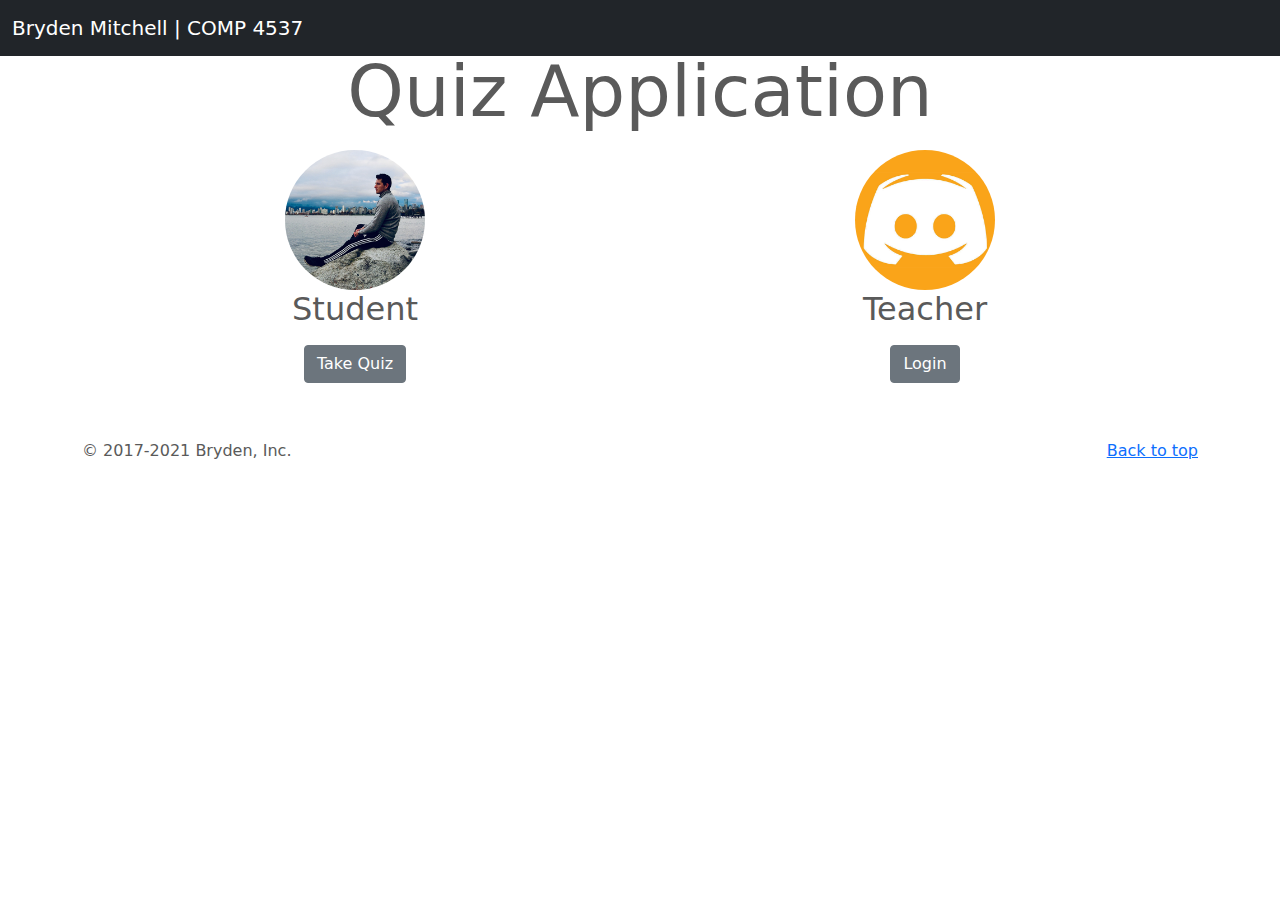
<file: front-end/index.html>
<!doctype html>
<html lang="en">
<head>
    <meta charset="utf-8">
    <meta name="viewport" content="width=device-width, initial-scale=1">
    <meta name="description" content="">
    <meta name="author" content="Mark Otto, Jacob Thornton, and Bootstrap contributors">
    <meta name="generator" content="Hugo 0.79.0">
    <title>Bryden Mitchell | COMP 4537</title>

    <link rel="canonical" href="https://getbootstrap.com/docs/5.0/examples/carousel/">


    <!-- Bootstrap core CSS -->
    <style>
        .bd-placeholder-img {
            font-size: 1.125rem;
            text-anchor: middle;
            -webkit-user-select: none;
            -moz-user-select: none;
            user-select: none;
        }

        @media (min-width: 768px) {
            .bd-placeholder-img-lg {
                font-size: 3.5rem;
            }
        }
    </style>
    <link href="assets/css/bootstrap.min.css" rel="stylesheet">
    <link href="assets/css/carousel.css" rel="stylesheet">

    <!-- CSS -->
    <link href="assets/css/css.css" rel="stylesheet">
</head>
<body>

<header>
    <nav class="navbar navbar-expand-md navbar-dark fixed-top bg-dark">
        <div class="container-fluid">
            <a class="navbar-brand" href="#">Bryden Mitchell | COMP 4537</a>
            <button class="navbar-toggler" type="button" data-bs-toggle="collapse" data-bs-target="#navbarCollapse"
                    aria-controls="navbarCollapse" aria-expanded="false" aria-label="Toggle navigation">
                <span class="navbar-toggler-icon"></span>
            </button>
        </div>
    </nav>
</header>

<main>


    <!-- Marketing messaging and featurettes
    ================================================== -->
    <!-- Wrap the rest of the page in another container to center all the content. -->

    <div class="container marketing px-4">

        <!-- Three columns of text below the carousel -->
        <div class="row">
            <p class="display-2 text-center">Quiz Application</p>
        </div><!-- /.row -->
        <div class="row gx-5">
            <div class="col-md-6 text-center">
                <img class="bd-placeholder-img rounded-circle" width="140" height="140"
                     src="assets/img/bryden.png" role="img" aria-label="Placeholder: 140x140"
                     preserveAspectRatio="xMidYMid slice" focusable="false"><title>Placeholder</title>
                </img>

                <h2>Student</h2>
                <p></p>
                <p><a class="btn btn-secondary" href="https://www.youtube.com/watch?v=dQw4w9WgXcQ" role="button">Take Quiz</a></p>
            </div><!-- /.col-lg-4 -->
            <div class="col-md-6 text-center">
                <img class="bd-placeholder-img rounded-circle" width="140" height="140"
                     src="assets/img/kevin.png" role="img" aria-label="Placeholder: 140x140"
                     preserveAspectRatio="xMidYMid slice" focusable="false"><title>Placeholder</title>
                </img>

                <h2>Teacher</h2>
                <p></p>
                <p><a class="btn btn-secondary" href="https://www.youtube.com/watch?v=dQw4w9WgXcQ" role="button">Login</a></p>
            </div><!-- /.col-lg-4 -->
        </div><!-- /.row -->


    </div><!-- /.container -->


    <!-- FOOTER -->
    <footer class="container">
        <p class="float-end"><a href="#">Back to top</a></p>
        <p>&copy; 2017-2021 Bryden, Inc.</p>
    </footer>
</main>


<script src="assets/js/bootstrap.bundle.min.js"></script>


</body>
</html>
</file>
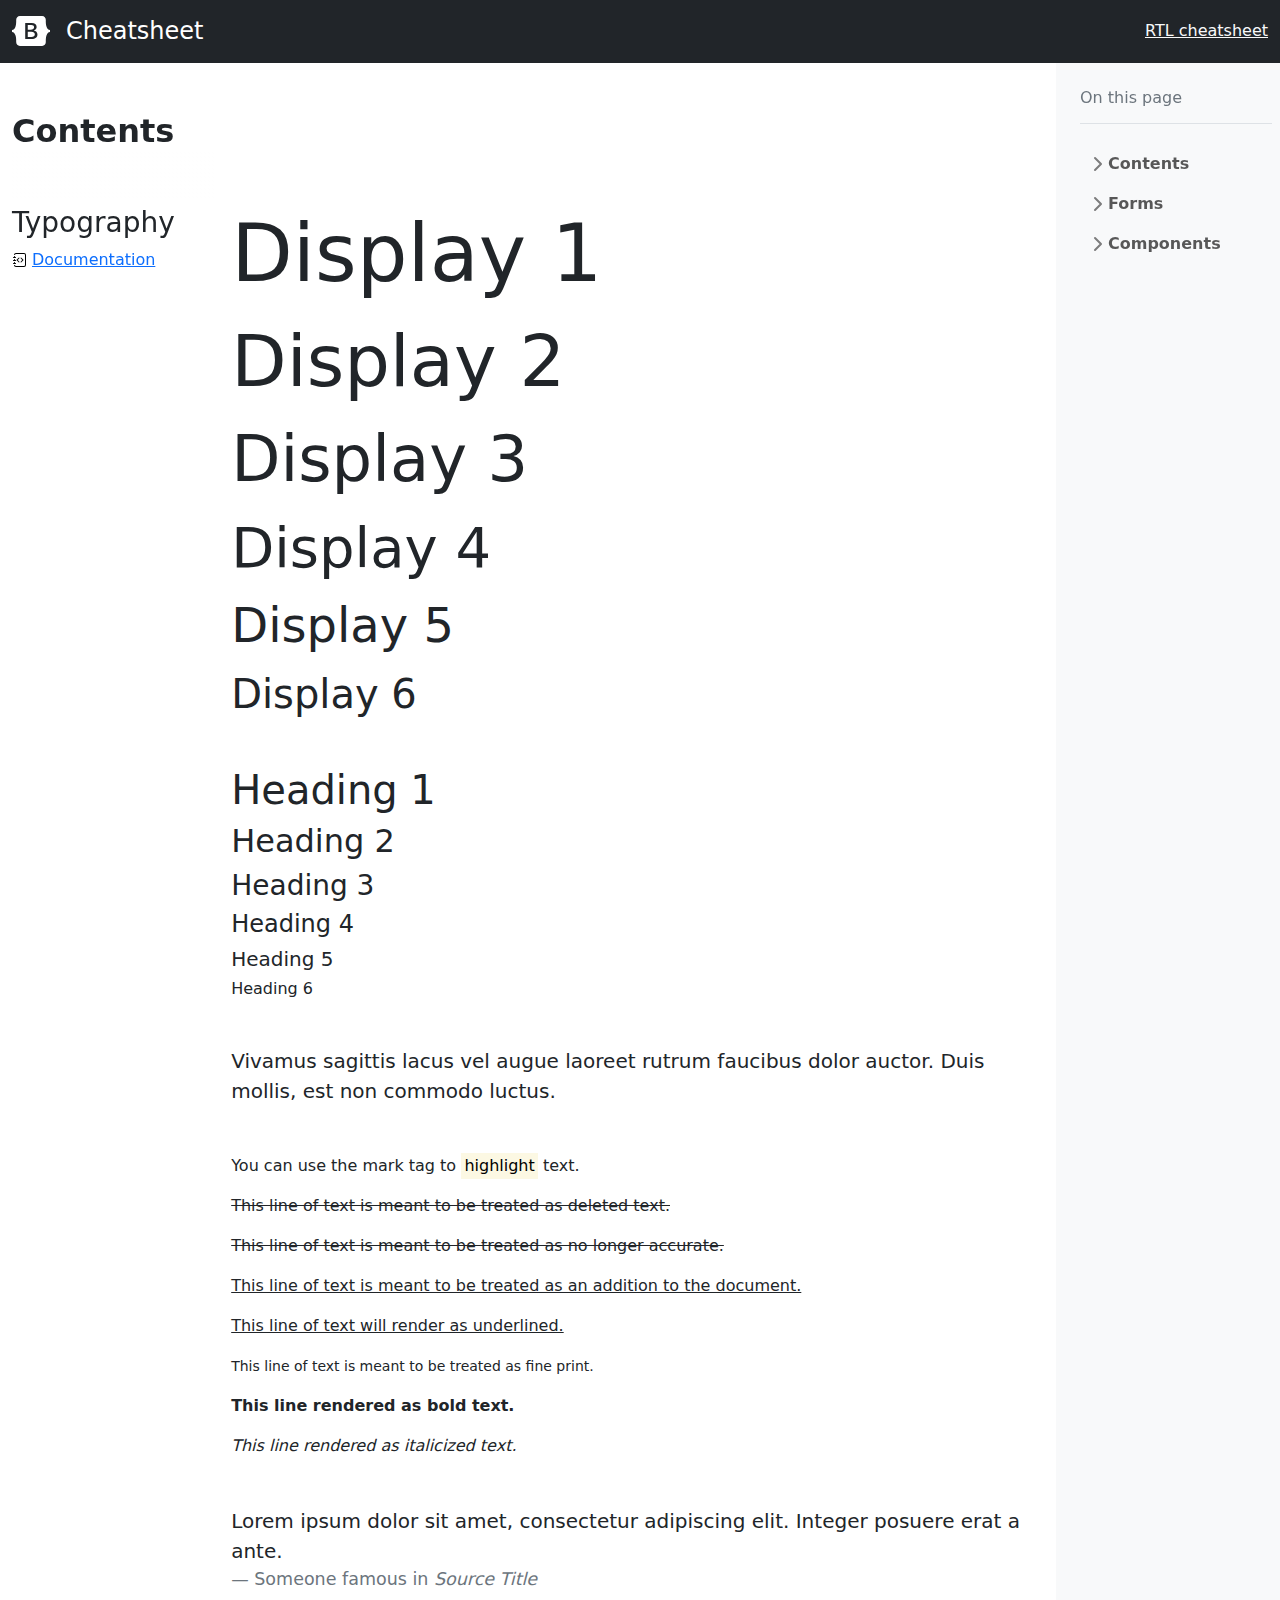
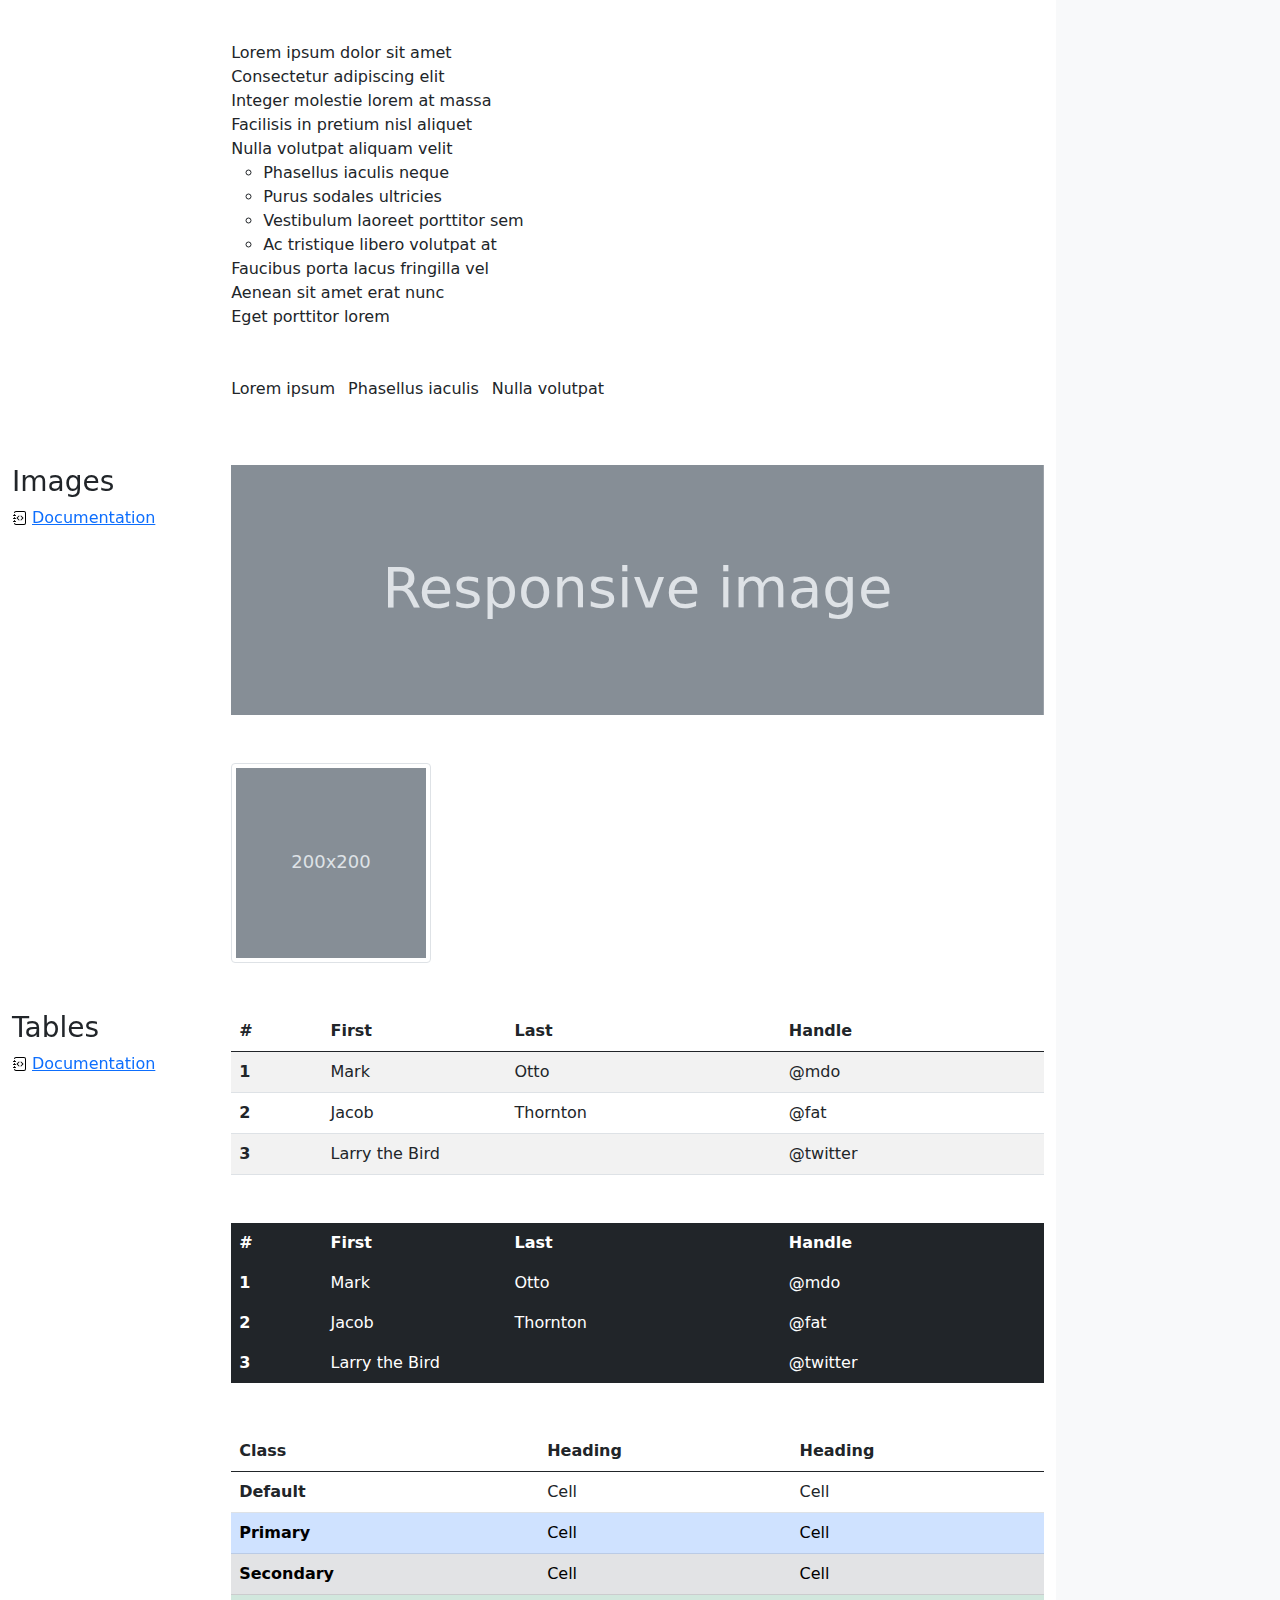
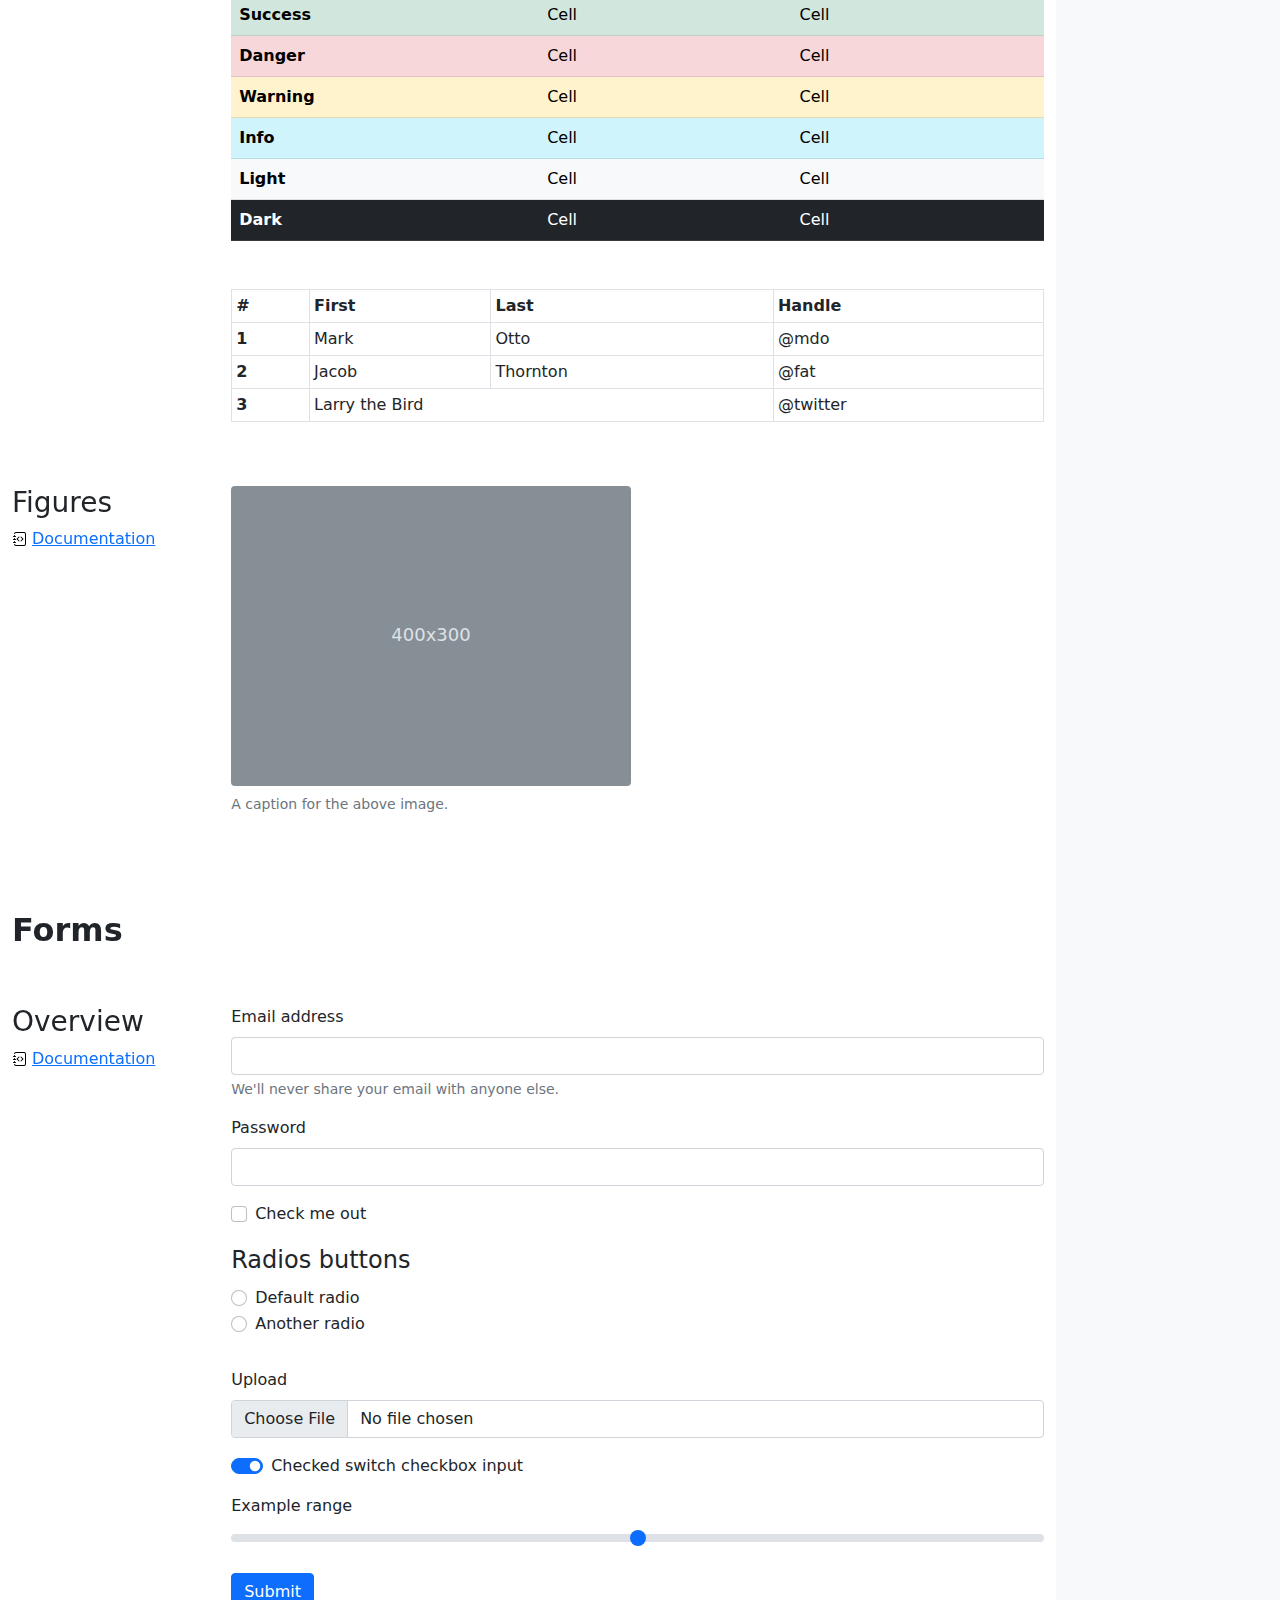
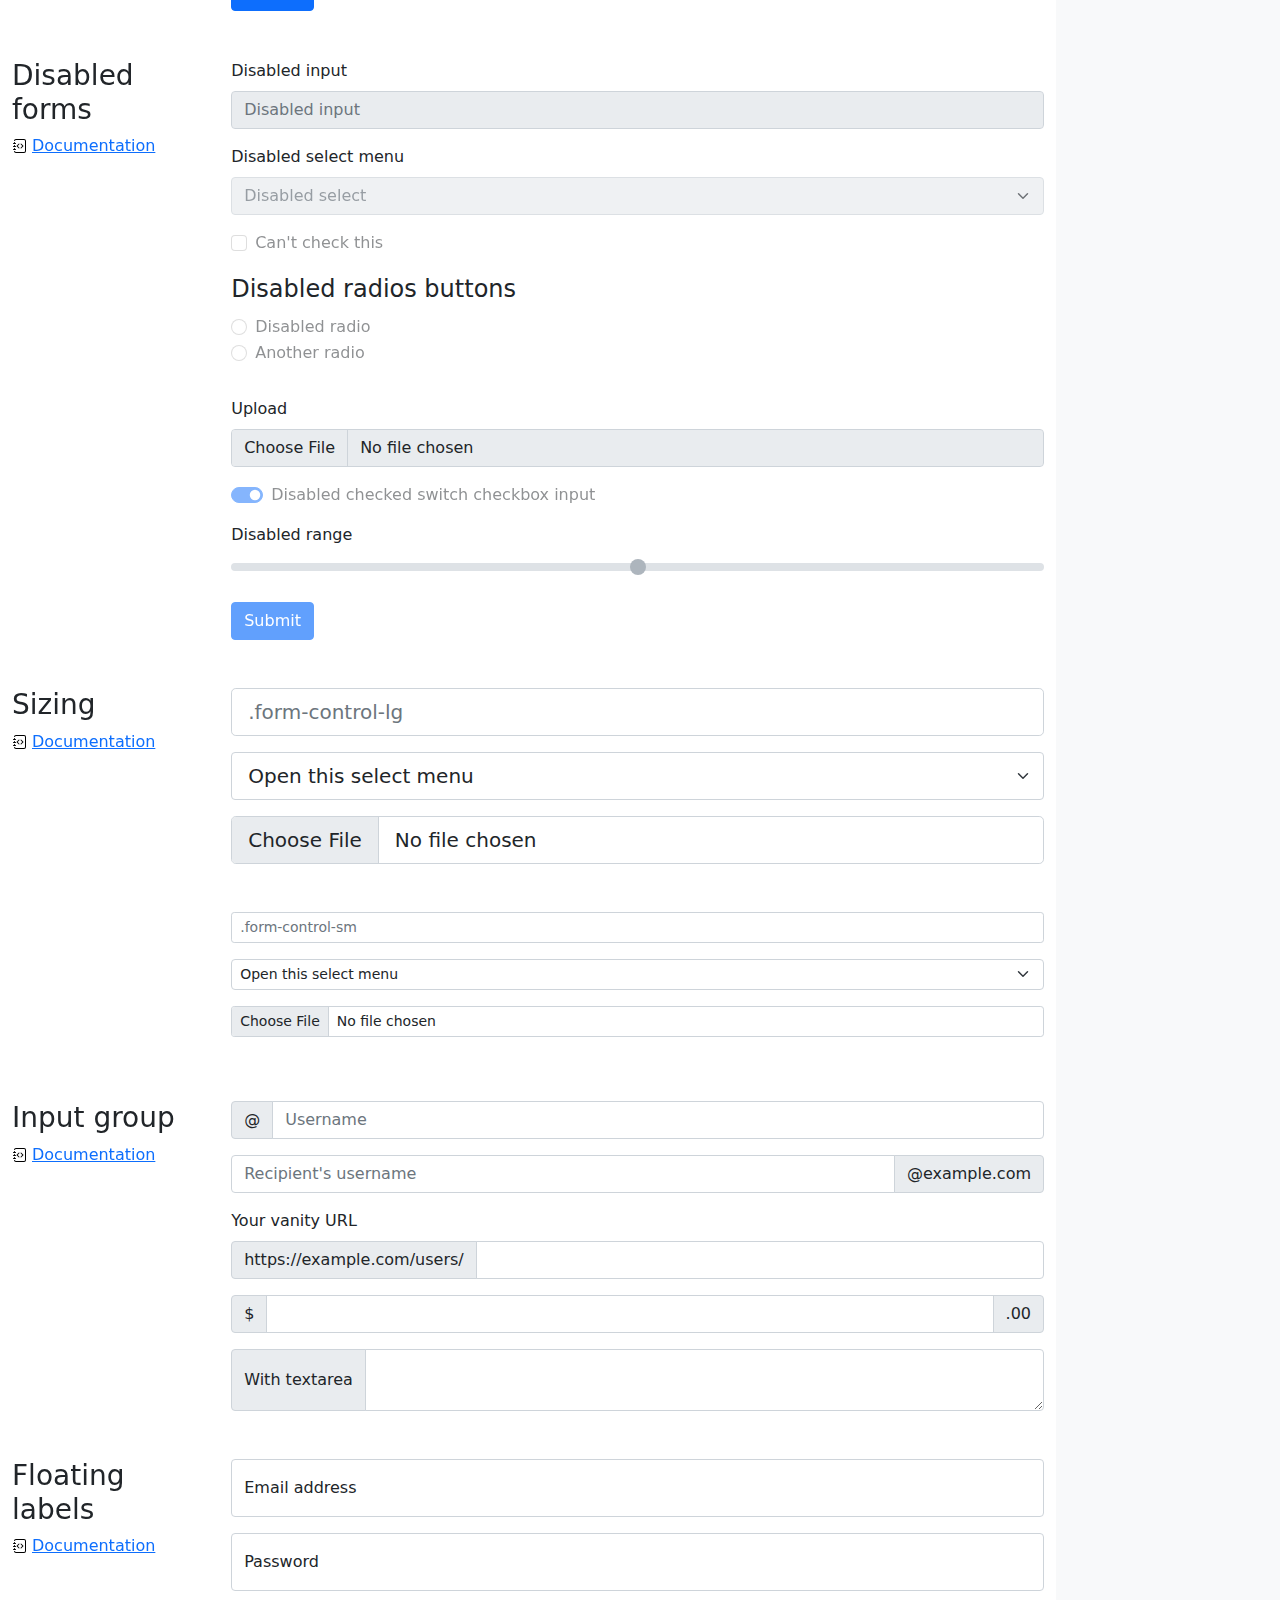
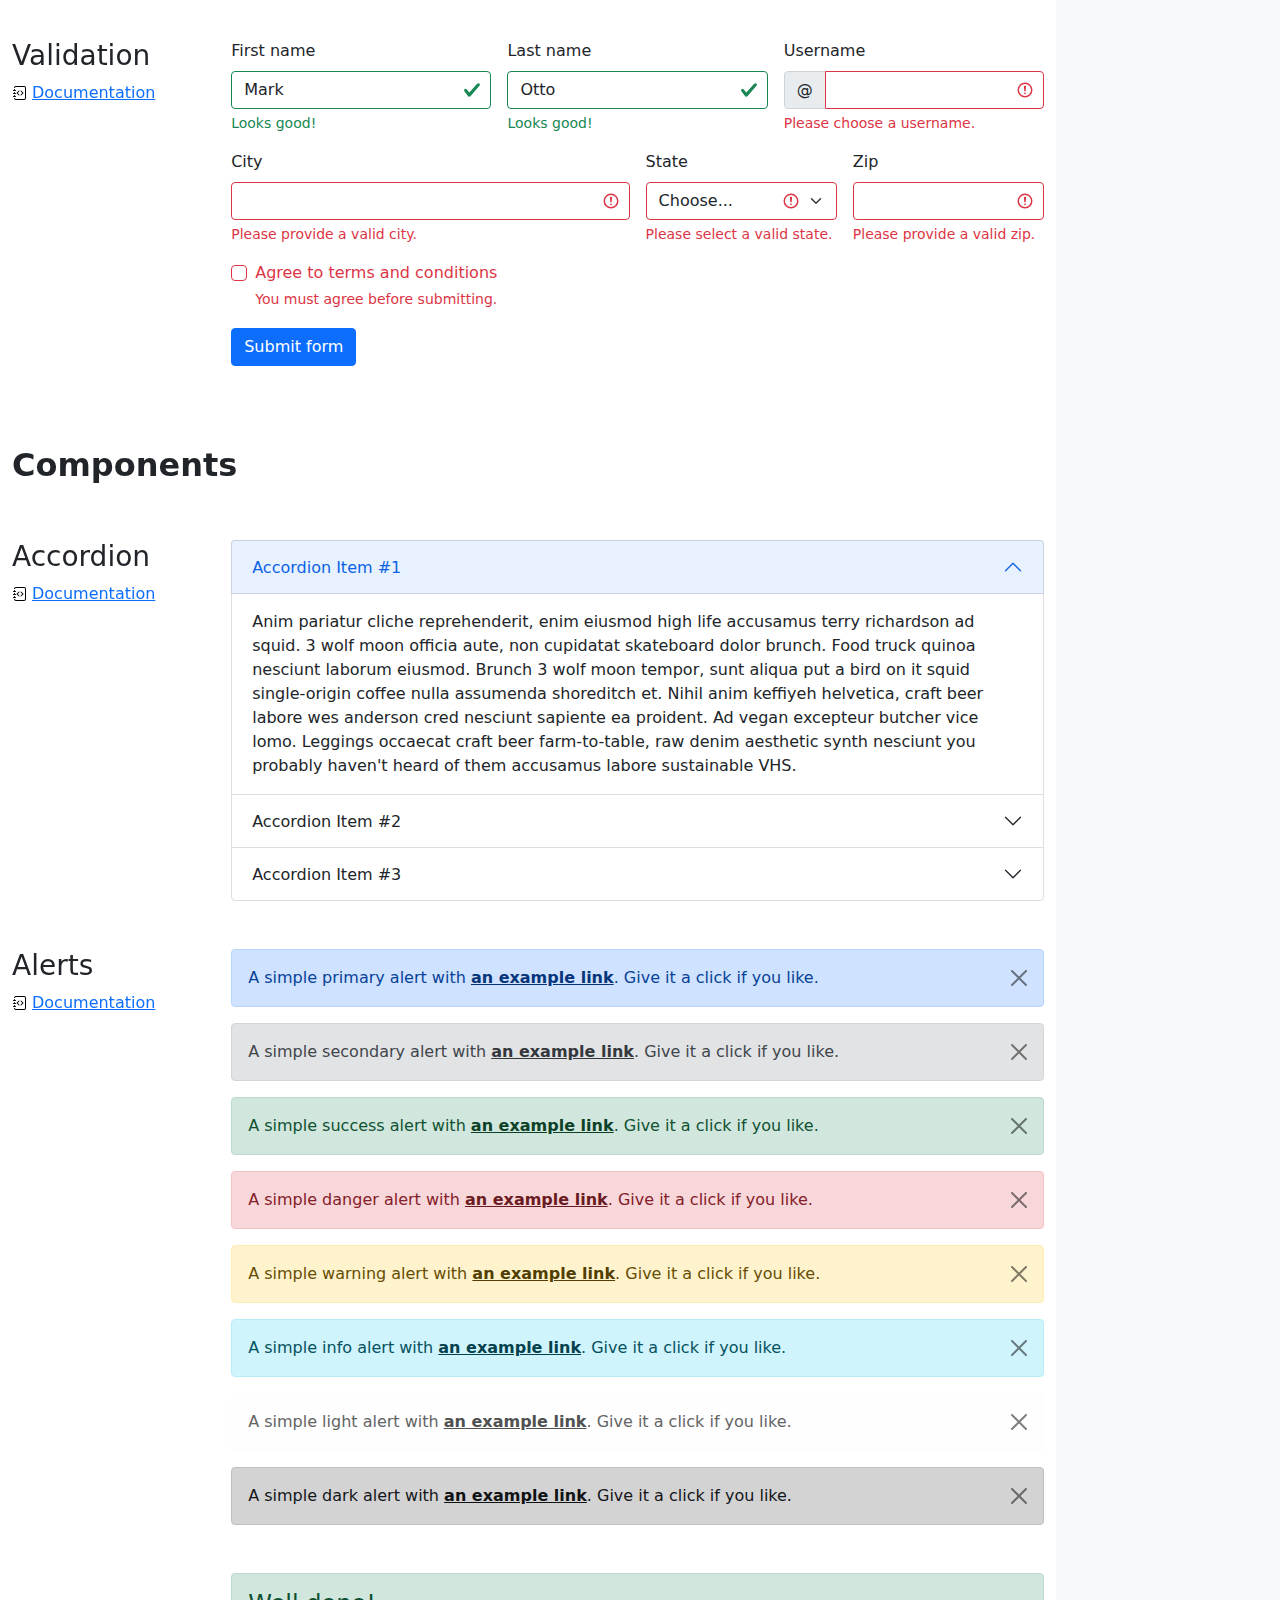
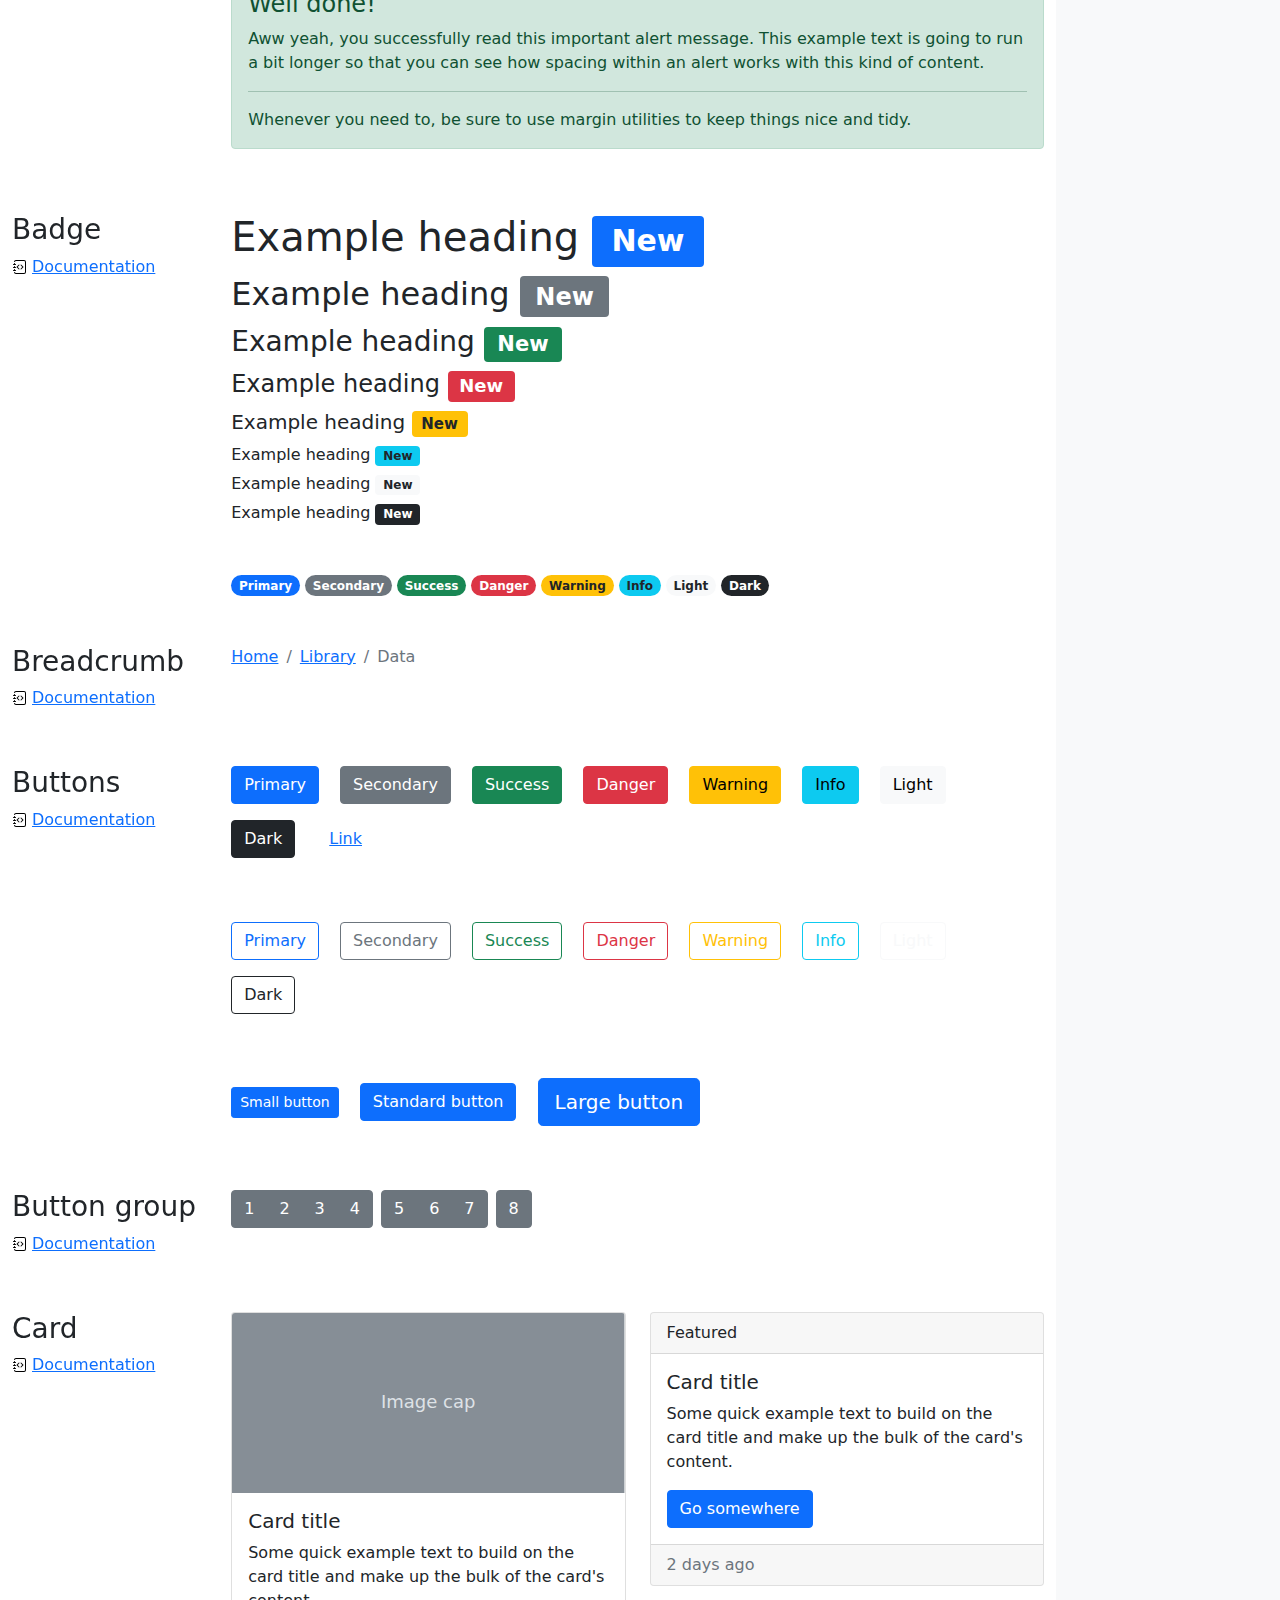
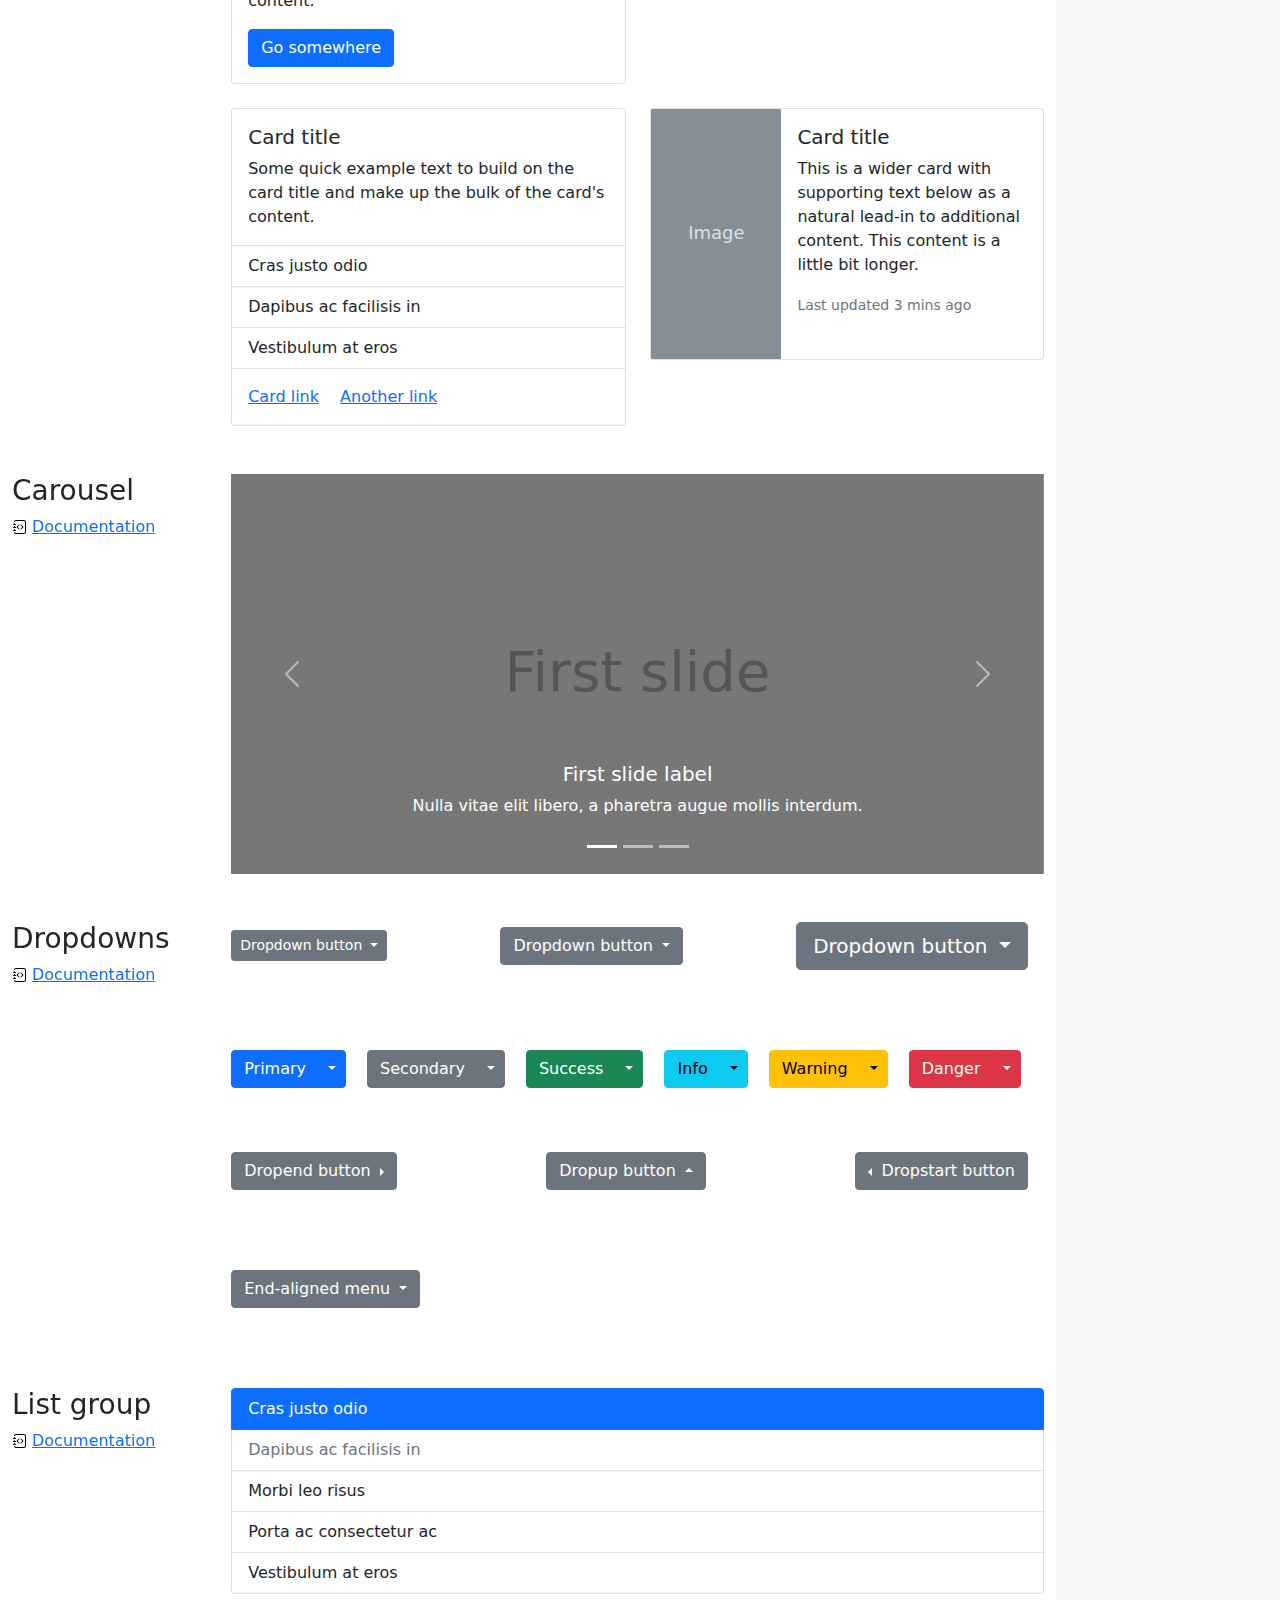
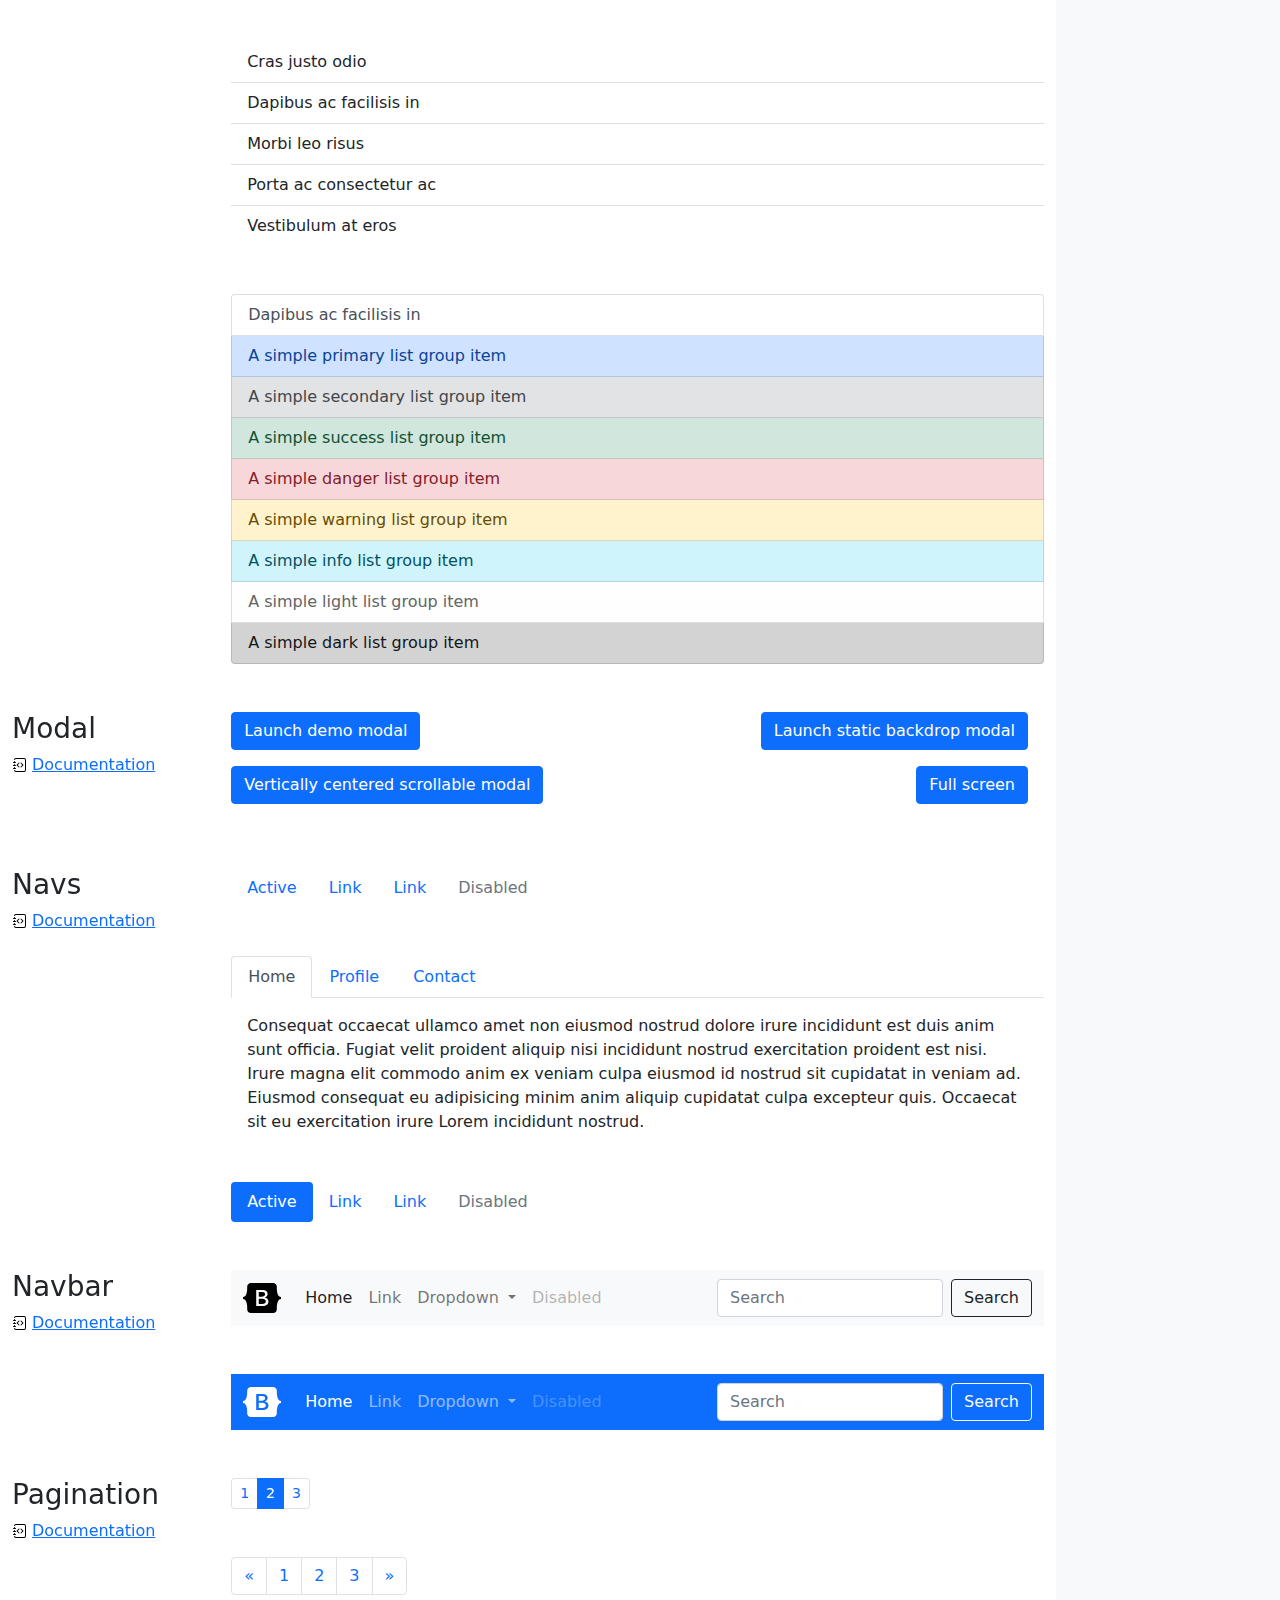
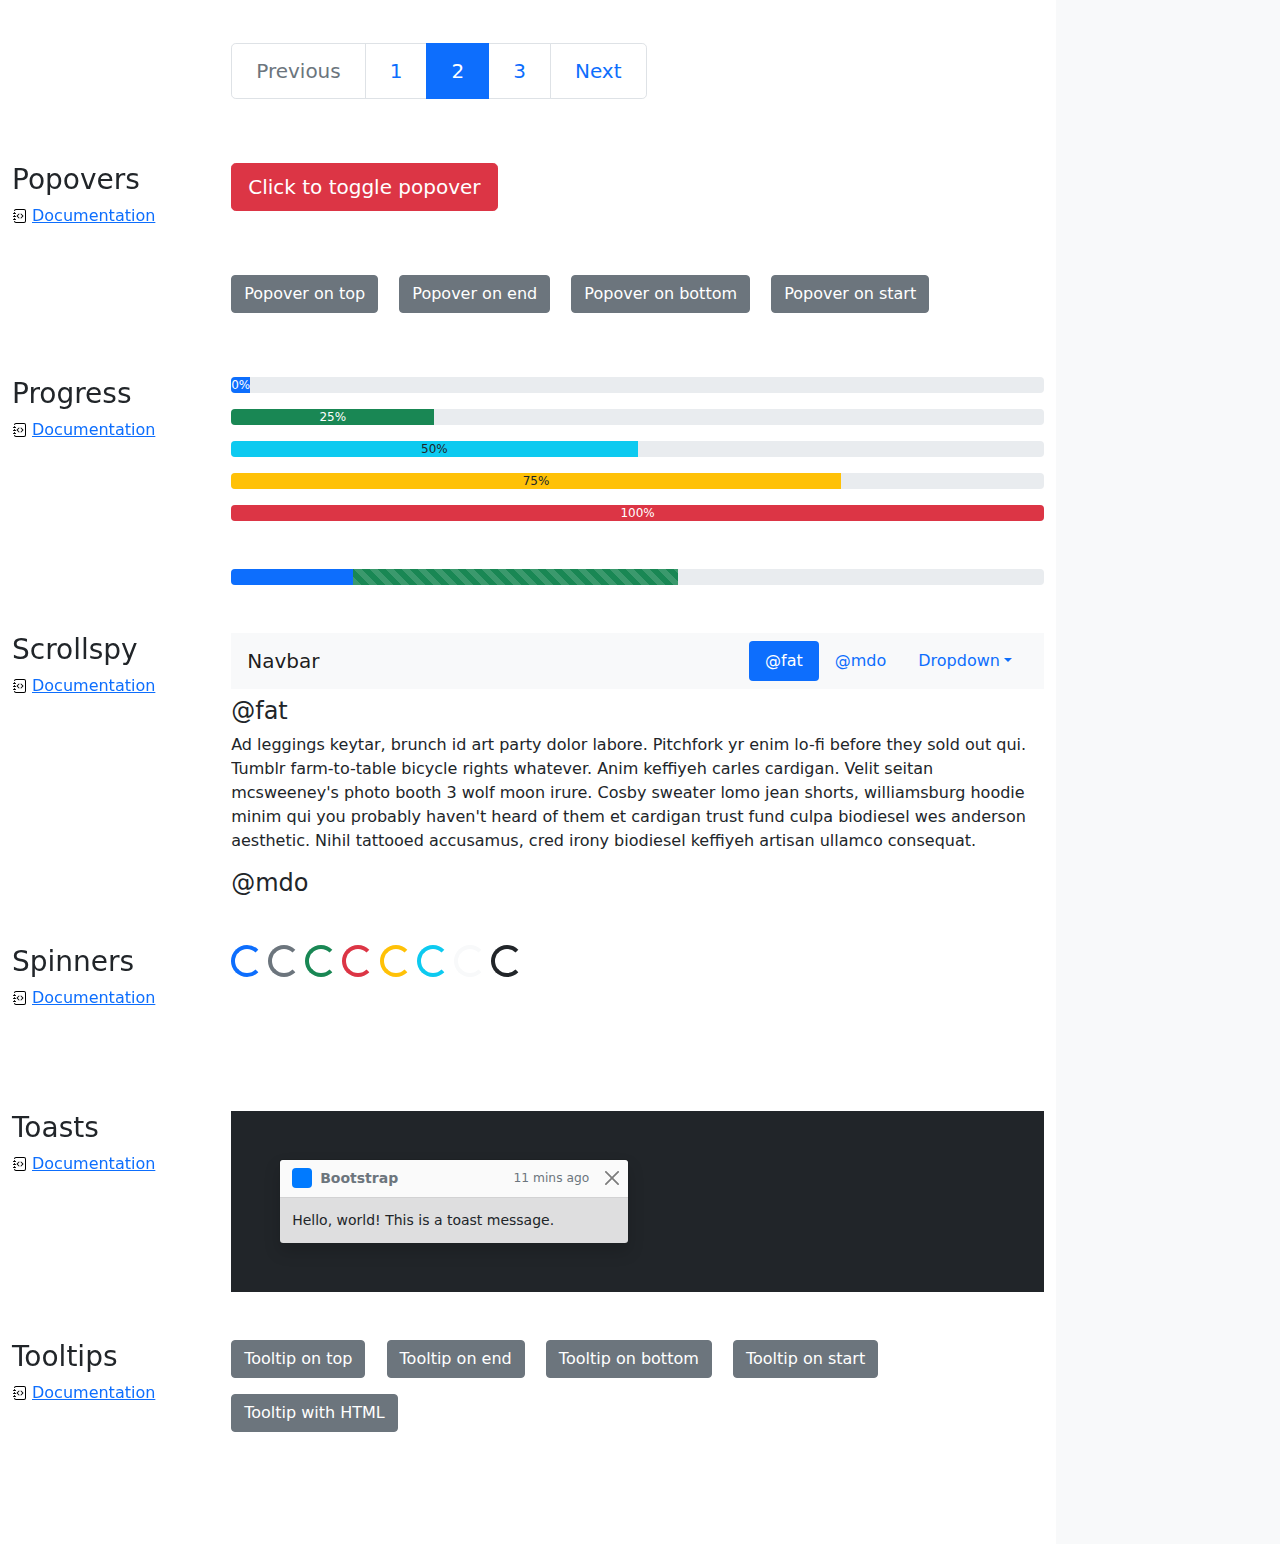
<file: front-end/cheatsheet/index.html>
<!doctype html>
<html lang="en">
  <head>
    <meta charset="utf-8">
    <meta name="viewport" content="width=device-width, initial-scale=1">
    <meta name="description" content="">
    <meta name="author" content="Mark Otto, Jacob Thornton, and Bootstrap contributors">
    <meta name="generator" content="Hugo 0.79.0">
    <title>Cheatsheet · Bootstrap v5.0</title>

    <link rel="canonical" href="https://getbootstrap.com/docs/5.0/examples/cheatsheet/">

    

    <!-- Bootstrap core CSS -->
<link href="../assets/css/bootstrap.min.css" rel="stylesheet">

    <style>
      .bd-placeholder-img {
        font-size: 1.125rem;
        text-anchor: middle;
        -webkit-user-select: none;
        -moz-user-select: none;
        user-select: none;
      }

      @media (min-width: 768px) {
        .bd-placeholder-img-lg {
          font-size: 3.5rem;
        }
      }
    </style>

    
    <!-- Custom styles for this template -->
    <link href="cheatsheet.css" rel="stylesheet">
  </head>
  <body class="bg-light">
    
<header class="bd-header bg-dark py-3 d-flex align-items-stretch border-bottom border-dark">
  <div class="container-fluid d-flex align-items-center">
    <h1 class="d-flex align-items-center fs-4 text-white mb-0">
      <img src="../assets/brand/bootstrap-logo-white.svg" width="38" height="30" class="me-3" alt="Bootstrap">
      Cheatsheet
    </h1>
    <a href="#" class="ms-auto link-light" hreflang="ar">RTL cheatsheet</a>
  </div>
</header>
<aside class="bd-aside sticky-xl-top text-muted align-self-start mb-3 mb-xl-5 px-2">
  <h2 class="h6 pt-4 pb-3 mb-4 border-bottom">On this page</h2>
  <nav class="small" id="toc">
    <ul class="list-unstyled">
      <li class="my-2">
        <button class="btn d-inline-flex align-items-center collapsed" data-bs-toggle="collapse" aria-expanded="false" data-bs-target="#contents-collapse" aria-controls="contents-collapse">Contents</button>
        <ul class="list-unstyled ps-3 collapse" id="contents-collapse">
          <li><a class="d-inline-flex align-items-center rounded" href="#typography">Typography</a></li>
          <li><a class="d-inline-flex align-items-center rounded" href="#images">Images</a></li>
          <li><a class="d-inline-flex align-items-center rounded" href="#tables">Tables</a></li>
          <li><a class="d-inline-flex align-items-center rounded" href="#figures">Figures</a></li>
        </ul>
      </li>
      <li class="my-2">
        <button class="btn d-inline-flex align-items-center collapsed" data-bs-toggle="collapse" aria-expanded="false" data-bs-target="#forms-collapse" aria-controls="forms-collapse">Forms</button>
        <ul class="list-unstyled ps-3 collapse" id="forms-collapse">
          <li><a class="d-inline-flex align-items-center rounded" href="#overview">Overview</a></li>
          <li><a class="d-inline-flex align-items-center rounded" href="#disabled-forms">Disabled forms</a></li>
          <li><a class="d-inline-flex align-items-center rounded" href="#sizing">Sizing</a></li>
          <li><a class="d-inline-flex align-items-center rounded" href="#input-group">Input group</a></li>
          <li><a class="d-inline-flex align-items-center rounded" href="#floating-labels">Floating labels</a></li>
          <li><a class="d-inline-flex align-items-center rounded" href="#validation">Validation</a></li>
        </ul>
      </li>
      <li class="my-2">
        <button class="btn d-inline-flex align-items-center collapsed" data-bs-toggle="collapse" aria-expanded="false" data-bs-target="#components-collapse" aria-controls="components-collapse">Components</button>
        <ul class="list-unstyled ps-3 collapse" id="components-collapse">
          <li><a class="d-inline-flex align-items-center rounded" href="#accordion">Accordion</a></li>
          <li><a class="d-inline-flex align-items-center rounded" href="#alerts">Alerts</a></li>
          <li><a class="d-inline-flex align-items-center rounded" href="#badge">Badge</a></li>
          <li><a class="d-inline-flex align-items-center rounded" href="#breadcrumb">Breadcrumb</a></li>
          <li><a class="d-inline-flex align-items-center rounded" href="#buttons">Buttons</a></li>
          <li><a class="d-inline-flex align-items-center rounded" href="#button-group">Button group</a></li>
          <li><a class="d-inline-flex align-items-center rounded" href="#card">Card</a></li>
          <li><a class="d-inline-flex align-items-center rounded" href="#carousel">Carousel</a></li>
          <li><a class="d-inline-flex align-items-center rounded" href="#dropdowns">Dropdowns</a></li>
          <li><a class="d-inline-flex align-items-center rounded" href="#list-group">List group</a></li>
          <li><a class="d-inline-flex align-items-center rounded" href="#modal">Modal</a></li>
          <li><a class="d-inline-flex align-items-center rounded" href="#navs">Navs</a></li>
          <li><a class="d-inline-flex align-items-center rounded" href="#navbar">Navbar</a></li>
          <li><a class="d-inline-flex align-items-center rounded" href="#pagination">Pagination</a></li>
          <li><a class="d-inline-flex align-items-center rounded" href="#popovers">Popovers</a></li>
          <li><a class="d-inline-flex align-items-center rounded" href="#progress">Progress</a></li>
          <li><a class="d-inline-flex align-items-center rounded" href="#scrollspy">Scrollspy</a></li>
          <li><a class="d-inline-flex align-items-center rounded" href="#spinners">Spinners</a></li>
          <li><a class="d-inline-flex align-items-center rounded" href="#toasts">Toasts</a></li>
          <li><a class="d-inline-flex align-items-center rounded" href="#tooltips">Tooltips</a></li>
        </ul>
      </li>
    </ul>
  </nav>
</aside>
<div class="bd-cheatsheet container-fluid bg-white">
  <section id="content">
    <h2 class="sticky-xl-top fw-bold pt-3 pt-xl-5 pb-2 pb-xl-3">Contents</h2>

    <article class="my-3" id="typography">
      <div class="bd-heading sticky-xl-top align-self-start mt-5 mb-3 mt-xl-0 mb-xl-2">
        <h3>Typography</h3>
        <a class="d-flex align-items-center" href="../content/typography/">Documentation</a>
      </div>

      <div>
        <div class="bd-example">
        <p class="display-1">Display 1</p>
        <p class="display-2">Display 2</p>
        <p class="display-3 ">Display 3</p>
        <p class="display-4">Display 4</p>
        <p class="display-5">Display 5</p>
        <p class="display-6">Display 6</p>
        </div>

        <div class="bd-example">
        <p class="h1">Heading 1</p>
        <p class="h2">Heading 2</p>
        <p class="h3">Heading 3</p>
        <p class="h4">Heading 4</p>
        <p class="h5">Heading 5</p>
        <p class="h6">Heading 6</p>
        </div>

        <div class="bd-example">
        <p class="lead">
          Vivamus sagittis lacus vel augue laoreet rutrum faucibus dolor auctor. Duis mollis, est non commodo luctus.
        </p>
        </div>

        <div class="bd-example">
        <p>You can use the mark tag to <mark>highlight</mark> text.</p>
        <p><del>This line of text is meant to be treated as deleted text.</del></p>
        <p><s>This line of text is meant to be treated as no longer accurate.</s></p>
        <p><ins>This line of text is meant to be treated as an addition to the document.</ins></p>
        <p><u>This line of text will render as underlined.</u></p>
        <p><small>This line of text is meant to be treated as fine print.</small></p>
        <p><strong>This line rendered as bold text.</strong></p>
        <p><em>This line rendered as italicized text.</em></p>
        </div>

        <div class="bd-example">
        <blockquote class="blockquote">
          <p>Lorem ipsum dolor sit amet, consectetur adipiscing elit. Integer posuere erat a ante.</p>
          <footer class="blockquote-footer">Someone famous in <cite title="Source Title">Source Title</cite></footer>
        </blockquote>
        </div>

        <div class="bd-example">
        <ul class="list-unstyled">
          <li>Lorem ipsum dolor sit amet</li>
          <li>Consectetur adipiscing elit</li>
          <li>Integer molestie lorem at massa</li>
          <li>Facilisis in pretium nisl aliquet</li>
          <li>Nulla volutpat aliquam velit
            <ul>
              <li>Phasellus iaculis neque</li>
              <li>Purus sodales ultricies</li>
              <li>Vestibulum laoreet porttitor sem</li>
              <li>Ac tristique libero volutpat at</li>
            </ul>
          </li>
          <li>Faucibus porta lacus fringilla vel</li>
          <li>Aenean sit amet erat nunc</li>
          <li>Eget porttitor lorem</li>
        </ul>
        </div>

        <div class="bd-example">
        <ul class="list-inline">
          <li class="list-inline-item">Lorem ipsum</li>
          <li class="list-inline-item">Phasellus iaculis</li>
          <li class="list-inline-item">Nulla volutpat</li>
        </ul>
        </div>
      </div>
    </article>
    <article class="my-3" id="images">
      <div class="bd-heading sticky-xl-top align-self-start mt-5 mb-3 mt-xl-0 mb-xl-2">
        <h3>Images</h3>
        <a class="d-flex align-items-center" href="../content/images/">Documentation</a>
      </div>

      <div>
        <div class="bd-example">
        <svg class="bd-placeholder-img bd-placeholder-img-lg img-fluid" width="100%" height="250" xmlns="http://www.w3.org/2000/svg" role="img" aria-label="Placeholder: Responsive image" preserveAspectRatio="xMidYMid slice" focusable="false"><title>Placeholder</title><rect width="100%" height="100%" fill="#868e96"/><text x="50%" y="50%" fill="#dee2e6" dy=".3em">Responsive image</text></svg>

        </div>

        <div class="bd-example">
        <svg class="bd-placeholder-img img-thumbnail" width="200" height="200" xmlns="http://www.w3.org/2000/svg" role="img" aria-label="A generic square placeholder image with a white border around it, making it resemble a photograph taken with an old instant camera: 200x200" preserveAspectRatio="xMidYMid slice" focusable="false"><title>A generic square placeholder image with a white border around it, making it resemble a photograph taken with an old instant camera</title><rect width="100%" height="100%" fill="#868e96"/><text x="50%" y="50%" fill="#dee2e6" dy=".3em">200x200</text></svg>

        </div>
      </div>
    </article>
    <article class="my-3" id="tables">
      <div class="bd-heading sticky-xl-top align-self-start mt-5 mb-3 mt-xl-0 mb-xl-2">
        <h3>Tables</h3>
        <a class="d-flex align-items-center" href="../content/tables/">Documentation</a>
      </div>

      <div>
        <div class="bd-example">
        <table class="table table-striped">
          <thead>
          <tr>
            <th scope="col">#</th>
            <th scope="col">First</th>
            <th scope="col">Last</th>
            <th scope="col">Handle</th>
          </tr>
          </thead>
          <tbody>
          <tr>
            <th scope="row">1</th>
            <td>Mark</td>
            <td>Otto</td>
            <td>@mdo</td>
          </tr>
          <tr>
            <th scope="row">2</th>
            <td>Jacob</td>
            <td>Thornton</td>
            <td>@fat</td>
          </tr>
          <tr>
            <th scope="row">3</th>
            <td colspan="2">Larry the Bird</td>
            <td>@twitter</td>
          </tr>
          </tbody>
        </table>
        </div>

        <div class="bd-example">
        <table class="table table-dark table-borderless">
          <thead>
          <tr>
            <th scope="col">#</th>
            <th scope="col">First</th>
            <th scope="col">Last</th>
            <th scope="col">Handle</th>
          </tr>
          </thead>
          <tbody>
          <tr>
            <th scope="row">1</th>
            <td>Mark</td>
            <td>Otto</td>
            <td>@mdo</td>
          </tr>
          <tr>
            <th scope="row">2</th>
            <td>Jacob</td>
            <td>Thornton</td>
            <td>@fat</td>
          </tr>
          <tr>
            <th scope="row">3</th>
            <td colspan="2">Larry the Bird</td>
            <td>@twitter</td>
          </tr>
          </tbody>
        </table>
        </div>

        <div class="bd-example">
        <table class="table table-hover">
          <thead>
          <tr>
            <th scope="col">Class</th>
            <th scope="col">Heading</th>
            <th scope="col">Heading</th>
          </tr>
          </thead>
          <tbody>
          <tr>
            <th scope="row">Default</th>
            <td>Cell</td>
            <td>Cell</td>
          </tr>
          
          <tr class="table-primary">
            <th scope="row">Primary</th>
            <td>Cell</td>
            <td>Cell</td>
          </tr>
          <tr class="table-secondary">
            <th scope="row">Secondary</th>
            <td>Cell</td>
            <td>Cell</td>
          </tr>
          <tr class="table-success">
            <th scope="row">Success</th>
            <td>Cell</td>
            <td>Cell</td>
          </tr>
          <tr class="table-danger">
            <th scope="row">Danger</th>
            <td>Cell</td>
            <td>Cell</td>
          </tr>
          <tr class="table-warning">
            <th scope="row">Warning</th>
            <td>Cell</td>
            <td>Cell</td>
          </tr>
          <tr class="table-info">
            <th scope="row">Info</th>
            <td>Cell</td>
            <td>Cell</td>
          </tr>
          <tr class="table-light">
            <th scope="row">Light</th>
            <td>Cell</td>
            <td>Cell</td>
          </tr>
          <tr class="table-dark">
            <th scope="row">Dark</th>
            <td>Cell</td>
            <td>Cell</td>
          </tr>
          </tbody>
        </table>
        </div>

        <div class="bd-example">
        <table class="table table-sm table-bordered">
          <thead>
          <tr>
            <th scope="col">#</th>
            <th scope="col">First</th>
            <th scope="col">Last</th>
            <th scope="col">Handle</th>
          </tr>
          </thead>
          <tbody>
          <tr>
            <th scope="row">1</th>
            <td>Mark</td>
            <td>Otto</td>
            <td>@mdo</td>
          </tr>
          <tr>
            <th scope="row">2</th>
            <td>Jacob</td>
            <td>Thornton</td>
            <td>@fat</td>
          </tr>
          <tr>
            <th scope="row">3</th>
            <td colspan="2">Larry the Bird</td>
            <td>@twitter</td>
          </tr>
          </tbody>
        </table>
        </div>
      </div>
    </article>
    <article class="my-3" id="figures">
      <div class="bd-heading sticky-xl-top align-self-start mt-5 mb-3 mt-xl-0 mb-xl-2">
        <h3>Figures</h3>
        <a class="d-flex align-items-center" href="../content/figures/">Documentation</a>
      </div>

      <div>
        <div class="bd-example">
        <figure class="figure">
          <svg class="bd-placeholder-img figure-img img-fluid rounded" width="400" height="300" xmlns="http://www.w3.org/2000/svg" role="img" aria-label="Placeholder: 400x300" preserveAspectRatio="xMidYMid slice" focusable="false"><title>Placeholder</title><rect width="100%" height="100%" fill="#868e96"/><text x="50%" y="50%" fill="#dee2e6" dy=".3em">400x300</text></svg>

          <figcaption class="figure-caption">A caption for the above image.</figcaption>
        </figure>
        </div>
      </div>
    </article>
  </section>

  <section id="forms">
    <h2 class="sticky-xl-top fw-bold pt-3 pt-xl-5 pb-2 pb-xl-3">Forms</h2>

    <article class="my-3" id="overview">
      <div class="bd-heading sticky-xl-top align-self-start mt-5 mb-3 mt-xl-0 mb-xl-2">
        <h3>Overview</h3>
        <a class="d-flex align-items-center" href="../forms/overview/">Documentation</a>
      </div>

      <div>
        <div class="bd-example">
        <form>
          <div class="mb-3">
            <label for="exampleInputEmail1" class="form-label">Email address</label>
            <input type="email" class="form-control" id="exampleInputEmail1" aria-describedby="emailHelp">
            <div id="emailHelp" class="form-text">We'll never share your email with anyone else.</div>
          </div>
          <div class="mb-3">
            <label for="exampleInputPassword1" class="form-label">Password</label>
            <input type="password" class="form-control" id="exampleInputPassword1">
          </div>
          <div class="mb-3 form-check">
            <input type="checkbox" class="form-check-input" id="exampleCheck1">
            <label class="form-check-label" for="exampleCheck1">Check me out</label>
          </div>
          <fieldset class="mb-3">
            <legend>Radios buttons</legend>
            <div class="form-check">
              <input type="radio" name="radios" class="form-check-input" id="exampleRadio1">
              <label class="form-check-label" for="exampleRadio1">Default radio</label>
            </div>
            <div class="mb-3 form-check">
              <input type="radio" name="radios" class="form-check-input" id="exampleRadio2">
              <label class="form-check-label" for="exampleRadio2">Another radio</label>
            </div>
          </fieldset>
          <div class="mb-3">
            <label class="form-label" for="customFile">Upload</label>
            <input type="file" class="form-control" id="customFile">
          </div>
          <div class="mb-3 form-check form-switch">
            <input class="form-check-input" type="checkbox" id="flexSwitchCheckChecked" checked>
            <label class="form-check-label" for="flexSwitchCheckChecked">Checked switch checkbox input</label>
          </div>
          <div class="mb-3">
            <label for="customRange3" class="form-label">Example range</label>
            <input type="range" class="form-range" min="0" max="5" step="0.5" id="customRange3">
          </div>
          <button type="submit" class="btn btn-primary">Submit</button>
        </form>
        </div>
      </div>
    </article>
    <article class="my-3" id="disabled-forms">
      <div class="bd-heading sticky-xl-top align-self-start mt-5 mb-3 mt-xl-0 mb-xl-2">
        <h3>Disabled forms</h3>
        <a class="d-flex align-items-center" href="../forms/overview/#disabled-forms">Documentation</a>
      </div>

      <div>
        <div class="bd-example">
        <form>
          <fieldset disabled aria-label="Disabled fieldset example">
            <div class="mb-3">
              <label for="disabledTextInput" class="form-label">Disabled input</label>
              <input type="text" id="disabledTextInput" class="form-control" placeholder="Disabled input">
            </div>
            <div class="mb-3">
              <label for="disabledSelect" class="form-label">Disabled select menu</label>
              <select id="disabledSelect" class="form-select">
                <option>Disabled select</option>
              </select>
            </div>
            <div class="mb-3">
              <div class="form-check">
                <input class="form-check-input" type="checkbox" id="disabledFieldsetCheck" disabled>
                <label class="form-check-label" for="disabledFieldsetCheck">
                  Can't check this
                </label>
              </div>
            </div>
            <fieldset class="mb-3">
              <legend>Disabled radios buttons</legend>
              <div class="form-check">
                <input type="radio" name="radios" class="form-check-input" id="disabledRadio1" disabled>
                <label class="form-check-label" for="disabledRadio1">Disabled radio</label>
              </div>
              <div class="mb-3 form-check">
                <input type="radio" name="radios" class="form-check-input" id="disabledRadio2" disabled>
                <label class="form-check-label" for="disabledRadio2">Another radio</label>
              </div>
            </fieldset>
            <div class="mb-3">
              <label class="form-label" for="disabledCustomFile">Upload</label>
              <input type="file" class="form-control" id="disabledCustomFile" disabled>
            </div>
            <div class="mb-3 form-check form-switch">
              <input class="form-check-input" type="checkbox" id="disabledSwitchCheckChecked" checked disabled>
              <label class="form-check-label" for="disabledSwitchCheckChecked">Disabled checked switch checkbox input</label>
            </div>
            <div class="mb-3">
              <label for="disabledRange" class="form-label">Disabled range</label>
              <input type="range" class="form-range" min="0" max="5" step="0.5" id="disabledRange">
            </div>
            <button type="submit" class="btn btn-primary">Submit</button>
          </fieldset>
        </form>
        </div>
      </div>
    </article>
    <article class="my-3" id="sizing">
      <div class="bd-heading sticky-xl-top align-self-start mt-5 mb-3 mt-xl-0 mb-xl-2">
        <h3>Sizing</h3>
        <a class="d-flex align-items-center" href="../forms/form-control/#sizing">Documentation</a>
      </div>

      <div>
        <div class="bd-example">
        <div class="mb-3">
          <input class="form-control form-control-lg" type="text" placeholder=".form-control-lg" aria-label=".form-control-lg example">
        </div>
        <div class="mb-3">
          <select class="form-select form-select-lg mb-3" aria-label=".form-select-lg example">
            <option selected>Open this select menu</option>
            <option value="1">One</option>
            <option value="2">Two</option>
            <option value="3">Three</option>
          </select>
        </div>
        <div class="mb-3">
          <input type="file" class="form-control form-control-lg" aria-label="Large file input example">
        </div>
        </div>

        <div class="bd-example">
        <div class="mb-3">
          <input class="form-control form-control-sm" type="text" placeholder=".form-control-sm" aria-label=".form-control-sm example">
        </div>
        <div class="mb-3">
          <select class="form-select form-select-sm" aria-label=".form-select-sm example">
            <option selected>Open this select menu</option>
            <option value="1">One</option>
            <option value="2">Two</option>
            <option value="3">Three</option>
          </select>
        </div>
        <div class="mb-3">
          <input type="file" class="form-control form-control-sm" aria-label="Small file input example">
        </div>
        </div>
      </div>
    </article>
    <article class="my-3" id="input-group">
      <div class="bd-heading sticky-xl-top align-self-start mt-5 mb-3 mt-xl-0 mb-xl-2">
        <h3>Input group</h3>
        <a class="d-flex align-items-center" href="../forms/input-group/">Documentation</a>
      </div>

      <div>
        <div class="bd-example">
        <div class="input-group mb-3">
          <span class="input-group-text" id="basic-addon1">@</span>
          <input type="text" class="form-control" placeholder="Username" aria-label="Username" aria-describedby="basic-addon1">
        </div>
        <div class="input-group mb-3">
          <input type="text" class="form-control" placeholder="Recipient's username" aria-label="Recipient's username" aria-describedby="basic-addon2">
          <span class="input-group-text" id="basic-addon2">@example.com</span>
        </div>
        <label for="basic-url" class="form-label">Your vanity URL</label>
        <div class="input-group mb-3">
          <span class="input-group-text" id="basic-addon3">https://example.com/users/</span>
          <input type="text" class="form-control" id="basic-url" aria-describedby="basic-addon3">
        </div>
        <div class="input-group mb-3">
          <span class="input-group-text">$</span>
          <input type="text" class="form-control" aria-label="Amount (to the nearest dollar)">
          <span class="input-group-text">.00</span>
        </div>
        <div class="input-group">
          <span class="input-group-text">With textarea</span>
          <textarea class="form-control" aria-label="With textarea"></textarea>
        </div>
        </div>
      </div>
    </article>
    <article class="my-3" id="floating-labels">
      <div class="bd-heading sticky-xl-top align-self-start mt-5 mb-3 mt-xl-0 mb-xl-2">
        <h3>Floating labels</h3>
        <a class="d-flex align-items-center" href="../forms/floating-labels/">Documentation</a>
      </div>

      <div>
        <div class="bd-example">
        <form>
          <div class="form-floating mb-3">
            <input type="email" class="form-control" id="floatingInput" placeholder="name@example.com">
            <label for="floatingInput">Email address</label>
          </div>
          <div class="form-floating">
            <input type="password" class="form-control" id="floatingPassword" placeholder="Password">
            <label for="floatingPassword">Password</label>
          </div>
        </form>
        </div>
      </div>
    </article>
    <article class="my-3" id="validation">
      <div class="bd-heading sticky-xl-top align-self-start mt-5 mb-3 mt-xl-0 mb-xl-2">
        <h3>Validation</h3>
        <a class="d-flex align-items-center" href="../forms/validation/">Documentation</a>
      </div>

      <div>
        <div class="bd-example">
        <form class="row g-3">
          <div class="col-md-4">
            <label for="validationServer01" class="form-label">First name</label>
            <input type="text" class="form-control is-valid" id="validationServer01" value="Mark" required>
            <div class="valid-feedback">
              Looks good!
            </div>
          </div>
          <div class="col-md-4">
            <label for="validationServer02" class="form-label">Last name</label>
            <input type="text" class="form-control is-valid" id="validationServer02" value="Otto" required>
            <div class="valid-feedback">
              Looks good!
            </div>
          </div>
          <div class="col-md-4">
            <label for="validationServerUsername" class="form-label">Username</label>
            <div class="input-group has-validation">
              <span class="input-group-text" id="inputGroupPrepend3">@</span>
              <input type="text" class="form-control is-invalid" id="validationServerUsername" aria-describedby="inputGroupPrepend3" required>
              <div class="invalid-feedback">
                Please choose a username.
              </div>
            </div>
          </div>
          <div class="col-md-6">
            <label for="validationServer03" class="form-label">City</label>
            <input type="text" class="form-control is-invalid" id="validationServer03" required>
            <div class="invalid-feedback">
              Please provide a valid city.
            </div>
          </div>
          <div class="col-md-3">
            <label for="validationServer04" class="form-label">State</label>
            <select class="form-select is-invalid" id="validationServer04" required>
              <option selected disabled value="">Choose...</option>
              <option>...</option>
            </select>
            <div class="invalid-feedback">
              Please select a valid state.
            </div>
          </div>
          <div class="col-md-3">
            <label for="validationServer05" class="form-label">Zip</label>
            <input type="text" class="form-control is-invalid" id="validationServer05" required>
            <div class="invalid-feedback">
              Please provide a valid zip.
            </div>
          </div>
          <div class="col-12">
            <div class="form-check">
              <input class="form-check-input is-invalid" type="checkbox" value="" id="invalidCheck3" required>
              <label class="form-check-label" for="invalidCheck3">
                Agree to terms and conditions
              </label>
              <div class="invalid-feedback">
                You must agree before submitting.
              </div>
            </div>
          </div>
          <div class="col-12">
            <button class="btn btn-primary" type="submit">Submit form</button>
          </div>
        </form>
        </div>
      </div>
    </article>
  </section>

  <section id="components">
    <h2 class="sticky-xl-top fw-bold pt-3 pt-xl-5 pb-2 pb-xl-3">Components</h2>

    <article class="my-3" id="accordion">
      <div class="bd-heading sticky-xl-top align-self-start mt-5 mb-3 mt-xl-0 mb-xl-2">
        <h3>Accordion</h3>
        <a class="d-flex align-items-center" href="../components/accordion/">Documentation</a>
      </div>

      <div>
        <div class="bd-example">
        <div class="accordion" id="accordionExample">
          <div class="accordion-item">
            <h4 class="accordion-header" id="headingOne">
              <button class="accordion-button" type="button" data-bs-toggle="collapse" data-bs-target="#collapseOne" aria-expanded="true" aria-controls="collapseOne">
                Accordion Item #1
              </button>
            </h4>
            <div id="collapseOne" class="accordion-collapse collapse show" aria-labelledby="headingOne" data-bs-parent="#accordionExample">
              <div class="accordion-body">
                Anim pariatur cliche reprehenderit, enim eiusmod high life accusamus terry richardson ad squid. 3 wolf moon officia aute, non cupidatat skateboard dolor brunch. Food truck quinoa nesciunt laborum eiusmod. Brunch 3 wolf moon tempor, sunt aliqua put a bird on it squid single-origin coffee nulla assumenda shoreditch et. Nihil anim keffiyeh helvetica, craft beer labore wes anderson cred nesciunt sapiente ea proident. Ad vegan excepteur butcher vice lomo. Leggings occaecat craft beer farm-to-table, raw denim aesthetic synth nesciunt you probably haven't heard of them accusamus labore sustainable VHS.
              </div>
            </div>
          </div>
          <div class="accordion-item">
            <h4 class="accordion-header" id="headingTwo">
              <button class="accordion-button collapsed" type="button" data-bs-toggle="collapse" data-bs-target="#collapseTwo" aria-expanded="false" aria-controls="collapseTwo">
                Accordion Item #2
              </button>
            </h4>
            <div id="collapseTwo" class="accordion-collapse collapse" aria-labelledby="headingTwo" data-bs-parent="#accordionExample">
              <div class="accordion-body">
                Anim pariatur cliche reprehenderit, enim eiusmod high life accusamus terry richardson ad squid. 3 wolf moon officia aute, non cupidatat skateboard dolor brunch. Food truck quinoa nesciunt laborum eiusmod. Brunch 3 wolf moon tempor, sunt aliqua put a bird on it squid single-origin coffee nulla assumenda shoreditch et. Nihil anim keffiyeh helvetica, craft beer labore wes anderson cred nesciunt sapiente ea proident. Ad vegan excepteur butcher vice lomo. Leggings occaecat craft beer farm-to-table, raw denim aesthetic synth nesciunt you probably haven't heard of them accusamus labore sustainable VHS.
              </div>
            </div>
          </div>
          <div class="accordion-item">
            <h4 class="accordion-header" id="headingThree">
              <button class="accordion-button collapsed" type="button" data-bs-toggle="collapse" data-bs-target="#collapseThree" aria-expanded="false" aria-controls="collapseThree">
                Accordion Item #3
              </button>
            </h4>
            <div id="collapseThree" class="accordion-collapse collapse" aria-labelledby="headingThree" data-bs-parent="#accordionExample">
              <div class="accordion-body">
                Anim pariatur cliche reprehenderit, enim eiusmod high life accusamus terry richardson ad squid. 3 wolf moon officia aute, non cupidatat skateboard dolor brunch. Food truck quinoa nesciunt laborum eiusmod. Brunch 3 wolf moon tempor, sunt aliqua put a bird on it squid single-origin coffee nulla assumenda shoreditch et. Nihil anim keffiyeh helvetica, craft beer labore wes anderson cred nesciunt sapiente ea proident. Ad vegan excepteur butcher vice lomo. Leggings occaecat craft beer farm-to-table, raw denim aesthetic synth nesciunt you probably haven't heard of them accusamus labore sustainable VHS.
              </div>
            </div>
          </div>
        </div>
        </div>
      </div>
    </article>
    <article class="my-3" id="alerts">
      <div class="bd-heading sticky-xl-top align-self-start mt-5 mb-3 mt-xl-0 mb-xl-2">
        <h3>Alerts</h3>
        <a class="d-flex align-items-center" href="../components/alerts/">Documentation</a>
      </div>

      <div>
        <div class="bd-example">
        
        <div class="alert alert-primary alert-dismissible fade show" role="alert">
          A simple primary alert with <a href="#" class="alert-link">an example link</a>. Give it a click if you like.
          <button type="button" class="btn-close" data-bs-dismiss="alert" aria-label="Close"></button>
        </div>
        <div class="alert alert-secondary alert-dismissible fade show" role="alert">
          A simple secondary alert with <a href="#" class="alert-link">an example link</a>. Give it a click if you like.
          <button type="button" class="btn-close" data-bs-dismiss="alert" aria-label="Close"></button>
        </div>
        <div class="alert alert-success alert-dismissible fade show" role="alert">
          A simple success alert with <a href="#" class="alert-link">an example link</a>. Give it a click if you like.
          <button type="button" class="btn-close" data-bs-dismiss="alert" aria-label="Close"></button>
        </div>
        <div class="alert alert-danger alert-dismissible fade show" role="alert">
          A simple danger alert with <a href="#" class="alert-link">an example link</a>. Give it a click if you like.
          <button type="button" class="btn-close" data-bs-dismiss="alert" aria-label="Close"></button>
        </div>
        <div class="alert alert-warning alert-dismissible fade show" role="alert">
          A simple warning alert with <a href="#" class="alert-link">an example link</a>. Give it a click if you like.
          <button type="button" class="btn-close" data-bs-dismiss="alert" aria-label="Close"></button>
        </div>
        <div class="alert alert-info alert-dismissible fade show" role="alert">
          A simple info alert with <a href="#" class="alert-link">an example link</a>. Give it a click if you like.
          <button type="button" class="btn-close" data-bs-dismiss="alert" aria-label="Close"></button>
        </div>
        <div class="alert alert-light alert-dismissible fade show" role="alert">
          A simple light alert with <a href="#" class="alert-link">an example link</a>. Give it a click if you like.
          <button type="button" class="btn-close" data-bs-dismiss="alert" aria-label="Close"></button>
        </div>
        <div class="alert alert-dark alert-dismissible fade show" role="alert">
          A simple dark alert with <a href="#" class="alert-link">an example link</a>. Give it a click if you like.
          <button type="button" class="btn-close" data-bs-dismiss="alert" aria-label="Close"></button>
        </div>
        </div>

        <div class="bd-example">
        <div class="alert alert-success" role="alert">
          <h4 class="alert-heading">Well done!</h4>
          <p>Aww yeah, you successfully read this important alert message. This example text is going to run a bit longer so that you can see how spacing within an alert works with this kind of content.</p>
          <hr>
          <p class="mb-0">Whenever you need to, be sure to use margin utilities to keep things nice and tidy.</p>
        </div>
        </div>
      </div>
    </article>
    <article class="my-3" id="badge">
      <div class="bd-heading sticky-xl-top align-self-start mt-5 mb-3 mt-xl-0 mb-xl-2">
        <h3>Badge</h3>
        <a class="d-flex align-items-center" href="../components/badge/">Documentation</a>
      </div>

      <div>
        <div class="bd-example">
        <p class="h1">Example heading <span class="badge bg-primary">New</span></p>
        <p class="h2">Example heading <span class="badge bg-secondary">New</span></p>
        <p class="h3">Example heading <span class="badge bg-success">New</span></p>
        <p class="h4">Example heading <span class="badge bg-danger">New</span></p>
        <p class="h5">Example heading <span class="badge bg-warning text-dark">New</span></p>
        <p class="h6">Example heading <span class="badge bg-info text-dark">New</span></p>
        <p class="h6">Example heading <span class="badge bg-light text-dark">New</span></p>
        <p class="h6">Example heading <span class="badge bg-dark">New</span></p>
        </div>

        <div class="bd-example">
        
        <span class="badge rounded-pill bg-primary">Primary</span>
        <span class="badge rounded-pill bg-secondary">Secondary</span>
        <span class="badge rounded-pill bg-success">Success</span>
        <span class="badge rounded-pill bg-danger">Danger</span>
        <span class="badge rounded-pill bg-warning text-dark">Warning</span>
        <span class="badge rounded-pill bg-info text-dark">Info</span>
        <span class="badge rounded-pill bg-light text-dark">Light</span>
        <span class="badge rounded-pill bg-dark">Dark</span>
        </div>
      </div>
    </article>
    <article class="my-3" id="breadcrumb">
      <div class="bd-heading sticky-xl-top align-self-start mt-5 mb-3 mt-xl-0 mb-xl-2">
        <h3>Breadcrumb</h3>
        <a class="d-flex align-items-center" href="../components/breadcrumb/">Documentation</a>
      </div>

      <div>
        <div class="bd-example">
        <nav aria-label="breadcrumb">
          <ol class="breadcrumb">
            <li class="breadcrumb-item"><a href="#">Home</a></li>
            <li class="breadcrumb-item"><a href="#">Library</a></li>
            <li class="breadcrumb-item active" aria-current="page">Data</li>
          </ol>
        </nav>
        </div>
      </div>
    </article>
    <article class="my-3" id="buttons">
      <div class="bd-heading sticky-xl-top align-self-start mt-5 mb-3 mt-xl-0 mb-xl-2">
        <h3>Buttons</h3>
        <a class="d-flex align-items-center" href="../components/buttons/">Documentation</a>
      </div>

      <div>
        <div class="bd-example">
        
        <button type="button" class="btn btn-primary">Primary</button>
        <button type="button" class="btn btn-secondary">Secondary</button>
        <button type="button" class="btn btn-success">Success</button>
        <button type="button" class="btn btn-danger">Danger</button>
        <button type="button" class="btn btn-warning">Warning</button>
        <button type="button" class="btn btn-info">Info</button>
        <button type="button" class="btn btn-light">Light</button>
        <button type="button" class="btn btn-dark">Dark</button>

        <button type="button" class="btn btn-link">Link</button>
        </div>

        <div class="bd-example">
        
        <button type="button" class="btn btn-outline-primary">Primary</button>
        <button type="button" class="btn btn-outline-secondary">Secondary</button>
        <button type="button" class="btn btn-outline-success">Success</button>
        <button type="button" class="btn btn-outline-danger">Danger</button>
        <button type="button" class="btn btn-outline-warning">Warning</button>
        <button type="button" class="btn btn-outline-info">Info</button>
        <button type="button" class="btn btn-outline-light">Light</button>
        <button type="button" class="btn btn-outline-dark">Dark</button>
        </div>

        <div class="bd-example">
        <button type="button" class="btn btn-primary btn-sm">Small button</button>
        <button type="button" class="btn btn-primary">Standard button</button>
        <button type="button" class="btn btn-primary btn-lg">Large button</button>
        </div>
      </div>
    </article>
    <article class="my-3" id="button-group">
      <div class="bd-heading sticky-xl-top align-self-start mt-5 mb-3 mt-xl-0 mb-xl-2">
        <h3>Button group</h3>
        <a class="d-flex align-items-center" href="../components/button-group/">Documentation</a>
      </div>

      <div>
        <div class="bd-example">
        <div class="btn-toolbar" role="toolbar" aria-label="Toolbar with button groups">
          <div class="btn-group me-2" role="group" aria-label="First group">
            <button type="button" class="btn btn-secondary">1</button>
            <button type="button" class="btn btn-secondary">2</button>
            <button type="button" class="btn btn-secondary">3</button>
            <button type="button" class="btn btn-secondary">4</button>
          </div>
          <div class="btn-group me-2" role="group" aria-label="Second group">
            <button type="button" class="btn btn-secondary">5</button>
            <button type="button" class="btn btn-secondary">6</button>
            <button type="button" class="btn btn-secondary">7</button>
          </div>
          <div class="btn-group" role="group" aria-label="Third group">
            <button type="button" class="btn btn-secondary">8</button>
          </div>
        </div>
        </div>
      </div>
    </article>
    <article class="my-3" id="card">
      <div class="bd-heading sticky-xl-top align-self-start mt-5 mb-3 mt-xl-0 mb-xl-2">
        <h3>Card</h3>
        <a class="d-flex align-items-center" href="../components/card/">Documentation</a>
      </div>

      <div>
        <div class="bd-example">
        <div class="row  row-cols-1 row-cols-md-2 g-4">
          <div class="col">
            <div class="card">
              <svg class="bd-placeholder-img card-img-top" width="100%" height="180" xmlns="http://www.w3.org/2000/svg" role="img" aria-label="Placeholder: Image cap" preserveAspectRatio="xMidYMid slice" focusable="false"><title>Placeholder</title><rect width="100%" height="100%" fill="#868e96"/><text x="50%" y="50%" fill="#dee2e6" dy=".3em">Image cap</text></svg>

              <div class="card-body">
                <h5 class="card-title">Card title</h5>
                <p class="card-text">Some quick example text to build on the card title and make up the bulk of the card's content.</p>
                <a href="#" class="btn btn-primary">Go somewhere</a>
              </div>
            </div>
          </div>
          <div class="col">
            <div class="card">
              <div class="card-header">
                Featured
              </div>
              <div class="card-body">
                <h5 class="card-title">Card title</h5>
                <p class="card-text">Some quick example text to build on the card title and make up the bulk of the card's content.</p>
                <a href="#" class="btn btn-primary">Go somewhere</a>
              </div>
              <div class="card-footer text-muted">
                2 days ago
              </div>
            </div>
          </div>
          <div class="col">
            <div class="card">
              <div class="card-body">
                <h5 class="card-title">Card title</h5>
                <p class="card-text">Some quick example text to build on the card title and make up the bulk of the card's content.</p>
              </div>
              <ul class="list-group list-group-flush">
                <li class="list-group-item">Cras justo odio</li>
                <li class="list-group-item">Dapibus ac facilisis in</li>
                <li class="list-group-item">Vestibulum at eros</li>
              </ul>
              <div class="card-body">
                <a href="#" class="card-link">Card link</a>
                <a href="#" class="card-link">Another link</a>
              </div>
            </div>
          </div>
          <div class="col">
            <div class="card">
              <div class="row g-0">
                <div class="col-md-4">
                  <svg class="bd-placeholder-img" width="100%" height="250" xmlns="http://www.w3.org/2000/svg" role="img" aria-label="Placeholder: Image" preserveAspectRatio="xMidYMid slice" focusable="false"><title>Placeholder</title><rect width="100%" height="100%" fill="#868e96"/><text x="50%" y="50%" fill="#dee2e6" dy=".3em">Image</text></svg>

                </div>
                <div class="col-md-8">
                  <div class="card-body">
                    <h5 class="card-title">Card title</h5>
                    <p class="card-text">This is a wider card with supporting text below as a natural lead-in to additional content. This content is a little bit longer.</p>
                    <p class="card-text"><small class="text-muted">Last updated 3 mins ago</small></p>
                  </div>
                </div>
              </div>
            </div>
          </div>
        </div>
        </div>
      </div>
    </article>
    <article class="my-3" id="carousel">
      <div class="bd-heading sticky-xl-top align-self-start mt-5 mb-3 mt-xl-0 mb-xl-2">
        <h3>Carousel</h3>
        <a class="d-flex align-items-center" href="../components/carousel/">Documentation</a>
      </div>

      <div>
        <div class="bd-example">
        <div id="carouselExampleCaptions" class="carousel slide" data-bs-ride="carousel">
          <ol class="carousel-indicators">
            <li data-bs-target="#carouselExampleCaptions" data-bs-slide-to="0" class="active"></li>
            <li data-bs-target="#carouselExampleCaptions" data-bs-slide-to="1"></li>
            <li data-bs-target="#carouselExampleCaptions" data-bs-slide-to="2"></li>
          </ol>
          <div class="carousel-inner">
            <div class="carousel-item active">
              <svg class="bd-placeholder-img bd-placeholder-img-lg d-block w-100" width="800" height="400" xmlns="http://www.w3.org/2000/svg" role="img" aria-label="Placeholder: First slide" preserveAspectRatio="xMidYMid slice" focusable="false"><title>Placeholder</title><rect width="100%" height="100%" fill="#777"/><text x="50%" y="50%" fill="#555" dy=".3em">First slide</text></svg>

              <div class="carousel-caption d-none d-md-block">
                <h5>First slide label</h5>
                <p>Nulla vitae elit libero, a pharetra augue mollis interdum.</p>
              </div>
            </div>
            <div class="carousel-item">
              <svg class="bd-placeholder-img bd-placeholder-img-lg d-block w-100" width="800" height="400" xmlns="http://www.w3.org/2000/svg" role="img" aria-label="Placeholder: Second slide" preserveAspectRatio="xMidYMid slice" focusable="false"><title>Placeholder</title><rect width="100%" height="100%" fill="#666"/><text x="50%" y="50%" fill="#444" dy=".3em">Second slide</text></svg>

              <div class="carousel-caption d-none d-md-block">
                <h5>Second slide label</h5>
                <p>Lorem ipsum dolor sit amet, consectetur adipiscing elit.</p>
              </div>
            </div>
            <div class="carousel-item">
              <svg class="bd-placeholder-img bd-placeholder-img-lg d-block w-100" width="800" height="400" xmlns="http://www.w3.org/2000/svg" role="img" aria-label="Placeholder: Third slide" preserveAspectRatio="xMidYMid slice" focusable="false"><title>Placeholder</title><rect width="100%" height="100%" fill="#555"/><text x="50%" y="50%" fill="#333" dy=".3em">Third slide</text></svg>

              <div class="carousel-caption d-none d-md-block">
                <h5>Third slide label</h5>
                <p>Praesent commodo cursus magna, vel scelerisque nisl consectetur.</p>
              </div>
            </div>
          </div>
          <a class="carousel-control-prev" href="#carouselExampleCaptions" role="button" data-bs-slide="prev">
            <span class="carousel-control-prev-icon" aria-hidden="true"></span>
            <span class="visually-hidden">Previous</span>
          </a>
          <a class="carousel-control-next" href="#carouselExampleCaptions" role="button" data-bs-slide="next">
            <span class="carousel-control-next-icon" aria-hidden="true"></span>
            <span class="visually-hidden">Next</span>
          </a>
        </div>
        </div>
      </div>
    </article>
    <article class="my-3" id="dropdowns">
      <div class="bd-heading sticky-xl-top align-self-start mt-5 mb-3 mt-xl-0 mb-xl-2">
        <h3>Dropdowns</h3>
        <a class="d-flex align-items-center" href="../components/dropdowns/">Documentation</a>
      </div>

      <div>
        <div class="bd-example">
        <div class="btn-group w-100 align-items-center justify-content-between flex-wrap">
          <div class="dropdown">
            <button class="btn btn-secondary btn-sm dropdown-toggle" type="button" id="dropdownMenuButtonSM" data-bs-toggle="dropdown" aria-expanded="false">
              Dropdown button
            </button>
            <ul class="dropdown-menu" aria-labelledby="dropdownMenuButtonSM">
              <li><h6 class="dropdown-header">Dropdown header</h6></li>
              <li><a class="dropdown-item" href="#">Action</a></li>
              <li><a class="dropdown-item" href="#">Another action</a></li>
              <li><a class="dropdown-item" href="#">Something else here</a></li>
              <li><hr class="dropdown-divider"></li>
              <li><a class="dropdown-item" href="#">Separated link</a></li>
            </ul>
          </div>
          <div class="dropdown">
            <button class="btn btn-secondary dropdown-toggle" type="button" id="dropdownMenuButton" data-bs-toggle="dropdown" aria-expanded="false">
              Dropdown button
            </button>
            <ul class="dropdown-menu" aria-labelledby="dropdownMenuButton">
              <li><h6 class="dropdown-header">Dropdown header</h6></li>
              <li><a class="dropdown-item" href="#">Action</a></li>
              <li><a class="dropdown-item" href="#">Another action</a></li>
              <li><a class="dropdown-item" href="#">Something else here</a></li>
              <li><hr class="dropdown-divider"></li>
              <li><a class="dropdown-item" href="#">Separated link</a></li>
            </ul>
          </div>
          <div class="dropdown">
            <button class="btn btn-secondary btn-lg dropdown-toggle" type="button" id="dropdownMenuButtonLG" data-bs-toggle="dropdown" aria-expanded="false">
              Dropdown button
            </button>
            <ul class="dropdown-menu" aria-labelledby="dropdownMenuButtonLG">
              <li><h6 class="dropdown-header">Dropdown header</h6></li>
              <li><a class="dropdown-item" href="#">Action</a></li>
              <li><a class="dropdown-item" href="#">Another action</a></li>
              <li><a class="dropdown-item" href="#">Something else here</a></li>
              <li><hr class="dropdown-divider"></li>
              <li><a class="dropdown-item" href="#">Separated link</a></li>
            </ul>
          </div>
        </div>
        </div>

        <div class="bd-example">
        <div class="btn-group">
          <button type="button" class="btn btn-primary">Primary</button>
          <button type="button" class="btn btn-primary dropdown-toggle dropdown-toggle-split" data-bs-toggle="dropdown" aria-expanded="false">
            <span class="visually-hidden">Toggle Dropdown</span>
          </button>
          <ul class="dropdown-menu">
            <li><a class="dropdown-item" href="#">Action</a></li>
            <li><a class="dropdown-item" href="#">Another action</a></li>
            <li><a class="dropdown-item" href="#">Something else here</a></li>
          </ul>
        </div><!-- /btn-group -->
        <div class="btn-group">
          <button type="button" class="btn btn-secondary">Secondary</button>
          <button type="button" class="btn btn-secondary dropdown-toggle dropdown-toggle-split" data-bs-toggle="dropdown" aria-expanded="false">
            <span class="visually-hidden">Toggle Dropdown</span>
          </button>
          <ul class="dropdown-menu">
            <li><a class="dropdown-item" href="#">Action</a></li>
            <li><a class="dropdown-item" href="#">Another action</a></li>
            <li><a class="dropdown-item" href="#">Something else here</a></li>
          </ul>
        </div><!-- /btn-group -->
        <div class="btn-group">
          <button type="button" class="btn btn-success">Success</button>
          <button type="button" class="btn btn-success dropdown-toggle dropdown-toggle-split" data-bs-toggle="dropdown" aria-expanded="false">
            <span class="visually-hidden">Toggle Dropdown</span>
          </button>
          <ul class="dropdown-menu">
            <li><a class="dropdown-item" href="#">Action</a></li>
            <li><a class="dropdown-item" href="#">Another action</a></li>
            <li><a class="dropdown-item" href="#">Something else here</a></li>
          </ul>
        </div><!-- /btn-group -->
        <div class="btn-group">
          <button type="button" class="btn btn-info">Info</button>
          <button type="button" class="btn btn-info dropdown-toggle dropdown-toggle-split" data-bs-toggle="dropdown" aria-expanded="false">
            <span class="visually-hidden">Toggle Dropdown</span>
          </button>
          <ul class="dropdown-menu">
            <li><a class="dropdown-item" href="#">Action</a></li>
            <li><a class="dropdown-item" href="#">Another action</a></li>
            <li><a class="dropdown-item" href="#">Something else here</a></li>
          </ul>
        </div><!-- /btn-group -->
        <div class="btn-group">
          <button type="button" class="btn btn-warning">Warning</button>
          <button type="button" class="btn btn-warning dropdown-toggle dropdown-toggle-split" data-bs-toggle="dropdown" aria-expanded="false">
            <span class="visually-hidden">Toggle Dropdown</span>
          </button>
          <ul class="dropdown-menu">
            <li><a class="dropdown-item" href="#">Action</a></li>
            <li><a class="dropdown-item" href="#">Another action</a></li>
            <li><a class="dropdown-item" href="#">Something else here</a></li>
          </ul>
        </div><!-- /btn-group -->
        <div class="btn-group">
          <button type="button" class="btn btn-danger">Danger</button>
          <button type="button" class="btn btn-danger dropdown-toggle dropdown-toggle-split" data-bs-toggle="dropdown" aria-expanded="false">
            <span class="visually-hidden">Toggle Dropdown</span>
          </button>
          <ul class="dropdown-menu">
            <li><a class="dropdown-item" href="#">Action</a></li>
            <li><a class="dropdown-item" href="#">Another action</a></li>
            <li><a class="dropdown-item" href="#">Something else here</a></li>
          </ul>
        </div><!-- /btn-group -->
        </div>

        <div class="bd-example">
        <div class="btn-group w-100 align-items-center justify-content-between flex-wrap">
          <div class="dropend">
            <button class="btn btn-secondary dropdown-toggle" type="button" id="dropendMenuButton" data-bs-toggle="dropdown" aria-expanded="false">
              Dropend button
            </button>
            <ul class="dropdown-menu" aria-labelledby="dropendMenuButton">
              <li><h6 class="dropdown-header">Dropdown header</h6></li>
              <li><a class="dropdown-item" href="#">Action</a></li>
              <li><a class="dropdown-item" href="#">Another action</a></li>
              <li><a class="dropdown-item" href="#">Something else here</a></li>
              <li><hr class="dropdown-divider"></li>
              <li><a class="dropdown-item" href="#">Separated link</a></li>
            </ul>
          </div>
          <div class="dropup">
            <button class="btn btn-secondary dropdown-toggle" type="button" id="dropupMenuButton" data-bs-toggle="dropdown" aria-expanded="false">
              Dropup button
            </button>
            <ul class="dropdown-menu" aria-labelledby="dropupMenuButton">
              <li><h6 class="dropdown-header">Dropdown header</h6></li>
              <li><a class="dropdown-item" href="#">Action</a></li>
              <li><a class="dropdown-item" href="#">Another action</a></li>
              <li><a class="dropdown-item" href="#">Something else here</a></li>
              <li><hr class="dropdown-divider"></li>
              <li><a class="dropdown-item" href="#">Separated link</a></li>
            </ul>
          </div>
          <div class="dropstart">
            <button class="btn btn-secondary dropdown-toggle" type="button" id="dropstartMenuButton" data-bs-toggle="dropdown" aria-expanded="false">
              Dropstart button
            </button>
            <ul class="dropdown-menu" aria-labelledby="dropstartMenuButton">
              <li><h6 class="dropdown-header">Dropdown header</h6></li>
              <li><a class="dropdown-item" href="#">Action</a></li>
              <li><a class="dropdown-item" href="#">Another action</a></li>
              <li><a class="dropdown-item" href="#">Something else here</a></li>
              <li><hr class="dropdown-divider"></li>
              <li><a class="dropdown-item" href="#">Separated link</a></li>
            </ul>
          </div>
        </div>
        </div>

        <div class="bd-example">
        <div class="btn-group">
          <div class="dropdown">
            <button class="btn btn-secondary dropdown-toggle" type="button" id="dropdownRightMenuButton" data-bs-toggle="dropdown" aria-expanded="false">
              End-aligned menu
            </button>
            <ul class="dropdown-menu dropdown-menu-end" aria-labelledby="dropdownRightMenuButton">
              <li><h6 class="dropdown-header">Dropdown header</h6></li>
              <li><a class="dropdown-item" href="#">Action</a></li>
              <li><a class="dropdown-item" href="#">Another action</a></li>
              <li><hr class="dropdown-divider"></li>
              <li><a class="dropdown-item" href="#">Separated link</a></li>
            </ul>
          </div>
        </div>
        </div>
      </div>
    </article>
    <article class="my-3" id="list-group">
      <div class="bd-heading sticky-xl-top align-self-start mt-5 mb-3 mt-xl-0 mb-xl-2">
        <h3>List group</h3>
        <a class="d-flex align-items-center" href="../components/list-group/">Documentation</a>
      </div>

      <div>
        <div class="bd-example">
        <ul class="list-group">
          <li class="list-group-item active" aria-current="true">Cras justo odio</li>
          <li class="list-group-item disabled" aria-disabled="true">Dapibus ac facilisis in</li>
          <li class="list-group-item">Morbi leo risus</li>
          <li class="list-group-item">Porta ac consectetur ac</li>
          <li class="list-group-item">Vestibulum at eros</li>
        </ul>
        </div>

        <div class="bd-example">
        <ul class="list-group list-group-flush">
          <li class="list-group-item">Cras justo odio</li>
          <li class="list-group-item">Dapibus ac facilisis in</li>
          <li class="list-group-item">Morbi leo risus</li>
          <li class="list-group-item">Porta ac consectetur ac</li>
          <li class="list-group-item">Vestibulum at eros</li>
        </ul>
        </div>

        <div class="bd-example">
        <div class="list-group">
          <a href="#" class="list-group-item list-group-item-action">Dapibus ac facilisis in</a>
          
          <a href="#" class="list-group-item list-group-item-action list-group-item-primary">A simple primary list group item</a>
          <a href="#" class="list-group-item list-group-item-action list-group-item-secondary">A simple secondary list group item</a>
          <a href="#" class="list-group-item list-group-item-action list-group-item-success">A simple success list group item</a>
          <a href="#" class="list-group-item list-group-item-action list-group-item-danger">A simple danger list group item</a>
          <a href="#" class="list-group-item list-group-item-action list-group-item-warning">A simple warning list group item</a>
          <a href="#" class="list-group-item list-group-item-action list-group-item-info">A simple info list group item</a>
          <a href="#" class="list-group-item list-group-item-action list-group-item-light">A simple light list group item</a>
          <a href="#" class="list-group-item list-group-item-action list-group-item-dark">A simple dark list group item</a>
        </div>
        </div>
      </div>
    </article>
    <article class="my-3" id="modal">
      <div class="bd-heading sticky-xl-top align-self-start mt-5 mb-3 mt-xl-0 mb-xl-2">
        <h3>Modal</h3>
        <a class="d-flex align-items-center" href="../components/modal/">Documentation</a>
      </div>

      <div>
        <div class="bd-example">
        <div class="d-flex justify-content-between flex-wrap">
          <button type="button" class="btn btn-primary" data-bs-toggle="modal" data-bs-target="#exampleModalDefault">
            Launch demo modal
          </button>
          <button type="button" class="btn btn-primary" data-bs-toggle="modal" data-bs-target="#staticBackdropLive">
            Launch static backdrop modal
          </button>
          <button type="button" class="btn btn-primary" data-bs-toggle="modal" data-bs-target="#exampleModalCenteredScrollable">
            Vertically centered scrollable modal
          </button>
          <button type="button" class="btn btn-primary" data-bs-toggle="modal" data-bs-target="#exampleModalFullscreen">
            Full screen
          </button>
        </div>
        </div>
      </div>
    </article>
    <article class="my-3" id="navs">
      <div class="bd-heading sticky-xl-top align-self-start mt-5 mb-3 mt-xl-0 mb-xl-2">
        <h3>Navs</h3>
        <a class="d-flex align-items-center" href="../components/navs-tabs/">Documentation</a>
      </div>

      <div>
        <div class="bd-example">
        <nav class="nav">
          <a class="nav-link active" aria-current="page" href="#">Active</a>
          <a class="nav-link" href="#">Link</a>
          <a class="nav-link" href="#">Link</a>
          <a class="nav-link disabled" href="#" tabindex="-1" aria-disabled="true">Disabled</a>
        </nav>
        </div>

        <div class="bd-example">
        <nav>
          <div class="nav nav-tabs mb-3" id="nav-tab" role="tablist">
            <a class="nav-link active" id="nav-home-tab" data-bs-toggle="tab" href="#nav-home" role="tab" aria-controls="nav-home" aria-selected="true">Home</a>
            <a class="nav-link" id="nav-profile-tab" data-bs-toggle="tab" href="#nav-profile" role="tab" aria-controls="nav-profile" aria-selected="false">Profile</a>
            <a class="nav-link" id="nav-contact-tab" data-bs-toggle="tab" href="#nav-contact" role="tab" aria-controls="nav-contact" aria-selected="false">Contact</a>
          </div>
        </nav>
        <div class="tab-content" id="nav-tabContent">
          <div class="tab-pane fade show active" id="nav-home" role="tabpanel" aria-labelledby="nav-home-tab">
            <p class="px-3">Consequat occaecat ullamco amet non eiusmod nostrud dolore irure incididunt est duis anim sunt officia. Fugiat velit proident aliquip nisi incididunt nostrud exercitation proident est nisi. Irure magna elit commodo anim ex veniam culpa eiusmod id nostrud sit cupidatat in veniam ad. Eiusmod consequat eu adipisicing minim anim aliquip cupidatat culpa excepteur quis. Occaecat sit eu exercitation irure Lorem incididunt nostrud.</p>
          </div>
          <div class="tab-pane fade" id="nav-profile" role="tabpanel" aria-labelledby="nav-profile-tab">
            <p class="px-3">Ad pariatur nostrud pariatur exercitation ipsum ipsum culpa mollit commodo mollit ex. Aute sunt incididunt amet commodo est sint nisi deserunt pariatur do. Aliquip ex eiusmod voluptate exercitation cillum id incididunt elit sunt. Qui minim sit magna Lorem id et dolore velit Lorem amet exercitation duis deserunt. Anim id labore elit adipisicing ut in id occaecat pariatur ut ullamco ea tempor duis.</p>
          </div>
          <div class="tab-pane fade" id="nav-contact" role="tabpanel" aria-labelledby="nav-contact-tab">
            <p class="px-3">Est quis nulla laborum officia ad nisi ex nostrud culpa Lorem excepteur aliquip dolor aliqua irure ex. Nulla ut duis ipsum nisi elit fugiat commodo sunt reprehenderit laborum veniam eu veniam. Eiusmod minim exercitation fugiat irure ex labore incididunt do fugiat commodo aliquip sit id deserunt reprehenderit aliquip nostrud. Amet ex cupidatat excepteur aute veniam incididunt mollit cupidatat esse irure officia elit do ipsum ullamco Lorem. Ullamco ut ad minim do mollit labore ipsum laboris ipsum commodo sunt tempor enim incididunt. Commodo quis sunt dolore aliquip aute tempor irure magna enim minim reprehenderit. Ullamco consectetur culpa veniam sint cillum aliqua incididunt velit ullamco sunt ullamco quis quis commodo voluptate. Mollit nulla nostrud adipisicing aliqua cupidatat aliqua pariatur mollit voluptate voluptate consequat non.</p>
          </div>
        </div>
        </div>

        <div class="bd-example">
        <ul class="nav nav-pills">
          <li class="nav-item">
            <a class="nav-link active" aria-current="page" href="#">Active</a>
          </li>
          <li class="nav-item">
            <a class="nav-link" href="#">Link</a>
          </li>
          <li class="nav-item">
            <a class="nav-link" href="#">Link</a>
          </li>
          <li class="nav-item">
            <a class="nav-link disabled" href="#" tabindex="-1" aria-disabled="true">Disabled</a>
          </li>
        </ul>
        </div>
      </div>
    </article>
    <article class="my-3" id="navbar">
      <div class="bd-heading sticky-xl-top align-self-start mt-5 mb-3 mt-xl-0 mb-xl-2">
        <h3>Navbar</h3>
        <a class="d-flex align-items-center" href="../components/navbar/">Documentation</a>
      </div>

      <div>
        <div class="bd-example">
        <nav class="navbar navbar-expand-lg navbar-light bg-light">
          <div class="container-fluid">
            <a class="navbar-brand" href="#">
              <img src="../assets/brand/bootstrap-logo-white.svg" width="38" height="30" class="d-inline-block align-top" alt="Bootstrap" loading="lazy"
                   style="filter: invert(1) grayscale(100%) brightness(200%);">
            </a>
            <button class="navbar-toggler" type="button" data-bs-toggle="collapse" data-bs-target="#navbarSupportedContent" aria-controls="navbarSupportedContent" aria-expanded="false" aria-label="Toggle navigation">
              <span class="navbar-toggler-icon"></span>
            </button>
            <div class="collapse navbar-collapse" id="navbarSupportedContent">
              <ul class="navbar-nav me-auto mb-2 mb-lg-0">
                <li class="nav-item">
                  <a class="nav-link active" aria-current="page" href="#">Home</a>
                </li>
                <li class="nav-item">
                  <a class="nav-link" href="#">Link</a>
                </li>
                <li class="nav-item dropdown">
                  <a class="nav-link dropdown-toggle" href="#" id="navbarDropdown" role="button" data-bs-toggle="dropdown" aria-expanded="false">
                    Dropdown
                  </a>
                  <ul class="dropdown-menu" aria-labelledby="navbarDropdown">
                    <li><a class="dropdown-item" href="#">Action</a></li>
                    <li><a class="dropdown-item" href="#">Another action</a></li>
                    <li><hr class="dropdown-divider"></li>
                    <li><a class="dropdown-item" href="#">Something else here</a></li>
                  </ul>
                </li>
                <li class="nav-item">
                  <a class="nav-link disabled" href="#" tabindex="-1" aria-disabled="true">Disabled</a>
                </li>
              </ul>
              <form class="d-flex">
                <input class="form-control me-2" type="search" placeholder="Search" aria-label="Search">
                <button class="btn btn-outline-dark" type="submit">Search</button>
              </form>
            </div>
          </div>
        </nav>

        <nav class="navbar navbar-expand-lg navbar-dark bg-primary mt-5">
          <div class="container-fluid">
            <a class="navbar-brand" href="#">
              <img src="../assets/brand/bootstrap-logo-white.svg" width="38" height="30" class="d-inline-block align-top" alt="Bootstrap" loading="lazy">
            </a>
            <button class="navbar-toggler" type="button" data-bs-toggle="collapse" data-bs-target="#navbarSupportedContent2" aria-controls="navbarSupportedContent2" aria-expanded="false" aria-label="Toggle navigation">
              <span class="navbar-toggler-icon"></span>
            </button>
            <div class="collapse navbar-collapse" id="navbarSupportedContent2">
              <ul class="navbar-nav me-auto mb-2 mb-lg-0">
                <li class="nav-item">
                  <a class="nav-link active" aria-current="page" href="#">Home</a>
                </li>
                <li class="nav-item">
                  <a class="nav-link" href="#">Link</a>
                </li>
                <li class="nav-item dropdown">
                  <a class="nav-link dropdown-toggle" href="#" id="navbarDropdown2" role="button" data-bs-toggle="dropdown" aria-expanded="false">
                    Dropdown
                  </a>
                  <ul class="dropdown-menu" aria-labelledby="navbarDropdown2">
                    <li><a class="dropdown-item" href="#">Action</a></li>
                    <li><a class="dropdown-item" href="#">Another action</a></li>
                    <li><hr class="dropdown-divider"></li>
                    <li><a class="dropdown-item" href="#">Something else here</a></li>
                  </ul>
                </li>
                <li class="nav-item">
                  <a class="nav-link disabled" href="#" tabindex="-1" aria-disabled="true">Disabled</a>
                </li>
              </ul>
              <form class="d-flex">
                <input class="form-control me-2" type="search" placeholder="Search" aria-label="Search">
                <button class="btn btn-outline-light" type="submit">Search</button>
              </form>
            </div>
          </div>
        </nav>
        </div>
      </div>
    </article>
    <article class="my-3" id="pagination">
      <div class="bd-heading sticky-xl-top align-self-start mt-5 mb-3 mt-xl-0 mb-xl-2">
        <h3>Pagination</h3>
        <a class="d-flex align-items-center" href="../components/pagination/">Documentation</a>
      </div>

      <div>
        <div class="bd-example">
        <nav aria-label="Pagination example">
          <ul class="pagination pagination-sm">
            <li class="page-item"><a class="page-link" href="#">1</a></li>
            <li class="page-item active" aria-current="page">
              <a class="page-link" href="#">2 <span class="visually-hidden">(current)</span></a>
            </li>
            <li class="page-item"><a class="page-link" href="#">3</a></li>
          </ul>
        </nav>
        </div>

        <div class="bd-example">
        <nav aria-label="Standard pagination example">
          <ul class="pagination">
            <li class="page-item">
              <a class="page-link" href="#" aria-label="Previous">
                <span aria-hidden="true">&laquo;</span>
              </a>
            </li>
            <li class="page-item"><a class="page-link" href="#">1</a></li>
            <li class="page-item"><a class="page-link" href="#">2</a></li>
            <li class="page-item"><a class="page-link" href="#">3</a></li>
            <li class="page-item">
              <a class="page-link" href="#" aria-label="Next">
                <span aria-hidden="true">&raquo;</span>
              </a>
            </li>
          </ul>
        </nav>
        </div>

        <div class="bd-example">
        <nav aria-label="Another pagination example">
          <ul class="pagination pagination-lg flex-wrap">
            <li class="page-item disabled">
              <a class="page-link" href="#" tabindex="-1" aria-disabled="true">Previous</a>
            </li>
            <li class="page-item"><a class="page-link" href="#">1</a></li>
            <li class="page-item active" aria-current="page">
              <a class="page-link" href="#">2 <span class="visually-hidden">(current)</span></a>
            </li>
            <li class="page-item"><a class="page-link" href="#">3</a></li>
            <li class="page-item">
              <a class="page-link" href="#">Next</a>
            </li>
          </ul>
        </nav>
        </div>
      </div>
    </article>
    <article class="my-3" id="popovers">
      <div class="bd-heading sticky-xl-top align-self-start mt-5 mb-3 mt-xl-0 mb-xl-2">
        <h3>Popovers</h3>
        <a class="d-flex align-items-center" href="../components/popovers/">Documentation</a>
      </div>

      <div>
        <div class="bd-example">
        <button type="button" class="btn btn-lg btn-danger" data-bs-toggle="popover" title="Popover title" data-bs-content="And here's some amazing content. It's very engaging. Right?">Click to toggle popover</button>
        </div>

        <div class="bd-example">
        <button type="button" class="btn btn-secondary" data-bs-container="body" data-bs-toggle="popover" data-bs-placement="top" data-bs-content="Vivamus sagittis lacus vel augue laoreet rutrum faucibus.">
          Popover on top
        </button>
        <button type="button" class="btn btn-secondary" data-bs-container="body" data-bs-toggle="popover" data-bs-placement="right" data-bs-content="Vivamus sagittis lacus vel augue laoreet rutrum faucibus.">
          Popover on end
        </button>
        <button type="button" class="btn btn-secondary" data-bs-container="body" data-bs-toggle="popover" data-bs-placement="bottom" data-bs-content="Vivamus sagittis lacus vel augue laoreet rutrum faucibus.">
          Popover on bottom
        </button>
        <button type="button" class="btn btn-secondary" data-bs-container="body" data-bs-toggle="popover" data-bs-placement="left" data-bs-content="Vivamus sagittis lacus vel augue laoreet rutrum faucibus.">
          Popover on start
        </button>
        </div>
      </div>
    </article>
    <article class="my-3" id="progress">
      <div class="bd-heading sticky-xl-top align-self-start mt-5 mb-3 mt-xl-0 mb-xl-2">
        <h3>Progress</h3>
        <a class="d-flex align-items-center" href="../components/progress/">Documentation</a>
      </div>

      <div>
        <div class="bd-example">
        <div class="progress mb-3">
          <div class="progress-bar" role="progressbar" aria-valuenow="0" aria-valuemin="0" aria-valuemax="100">0%</div>
        </div>
        <div class="progress mb-3">
          <div class="progress-bar bg-success w-25" role="progressbar" aria-valuenow="25" aria-valuemin="0" aria-valuemax="100">25%</div>
        </div>
        <div class="progress mb-3">
          <div class="progress-bar bg-info text-dark w-50" role="progressbar" aria-valuenow="50" aria-valuemin="0" aria-valuemax="100">50%</div>
        </div>
        <div class="progress mb-3">
          <div class="progress-bar bg-warning text-dark w-75" role="progressbar" aria-valuenow="75" aria-valuemin="0" aria-valuemax="100">75%</div>
        </div>
        <div class="progress">
          <div class="progress-bar bg-danger w-100" role="progressbar" aria-valuenow="100" aria-valuemin="0" aria-valuemax="100">100%</div>
        </div>
        </div>

        <div class="bd-example">
        <div class="progress">
          <div class="progress-bar" role="progressbar" style="width: 15%" aria-valuenow="15" aria-valuemin="0" aria-valuemax="100"></div>
          <div class="progress-bar progress-bar-striped progress-bar-animated bg-success" role="progressbar" style="width: 40%" aria-valuenow="40" aria-valuemin="0" aria-valuemax="100"></div>
        </div>
        </div>
      </div>
    </article>
    <article class="my-3" id="scrollspy">
      <div class="bd-heading sticky-xl-top align-self-start mt-5 mb-3 mt-xl-0 mb-xl-2">
        <h3>Scrollspy</h3>
        <a class="d-flex align-items-center" href="../components/scrollspy/">Documentation</a>
      </div>

      <div>
        <div class="bd-example">
          <nav id="navbar-example2" class="navbar navbar-light bg-light px-3">
            <a class="navbar-brand" href="#">Navbar</a>
            <ul class="nav nav-pills">
              <li class="nav-item">
                <a class="nav-link" href="#fat">@fat</a>
              </li>
              <li class="nav-item">
                <a class="nav-link" href="#mdo">@mdo</a>
              </li>
              <li class="nav-item dropdown">
                <a class="nav-link dropdown-toggle" data-bs-toggle="dropdown" href="#" role="button" aria-expanded="false">Dropdown</a>
                <ul class="dropdown-menu">
                  <li><a class="dropdown-item" href="#one">one</a></li>
                  <li><a class="dropdown-item" href="#two">two</a></li>
                  <li><hr class="dropdown-divider"></li>
                  <li><a class="dropdown-item" href="#three">three</a></li>
                </ul>
              </li>
            </ul>
          </nav>
          <div data-bs-spy="scroll" data-bs-target="#navbar-example2" data-bs-offset="0" class="scrollspy-example">
            <h4 id="fat">@fat</h4>
            <p>Ad leggings keytar, brunch id art party dolor labore. Pitchfork yr enim lo-fi before they sold out qui. Tumblr farm-to-table bicycle rights whatever. Anim keffiyeh carles cardigan. Velit seitan mcsweeney's photo booth 3 wolf moon irure. Cosby sweater lomo jean shorts, williamsburg hoodie minim qui you probably haven't heard of them et cardigan trust fund culpa biodiesel wes anderson aesthetic. Nihil tattooed accusamus, cred irony biodiesel keffiyeh artisan ullamco consequat.</p>
            <h4 id="mdo">@mdo</h4>
            <p>Veniam marfa mustache skateboard, adipisicing fugiat velit pitchfork beard. Freegan beard aliqua cupidatat mcsweeney's vero. Cupidatat four loko nisi, ea helvetica nulla carles. Tattooed cosby sweater food truck, mcsweeney's quis non freegan vinyl. Lo-fi wes anderson +1 sartorial. Carles non aesthetic exercitation quis gentrify. Brooklyn adipisicing craft beer vice keytar deserunt.</p>
            <h4 id="one">one</h4>
            <p>Occaecat commodo aliqua delectus. Fap craft beer deserunt skateboard ea. Lomo bicycle rights adipisicing banh mi, velit ea sunt next level locavore single-origin coffee in magna veniam. High life id vinyl, echo park consequat quis aliquip banh mi pitchfork. Vero VHS est adipisicing. Consectetur nisi DIY minim messenger bag. Cred ex in, sustainable delectus consectetur fanny pack iphone.</p>
            <h4 id="two">two</h4>
            <p>In incididunt echo park, officia deserunt mcsweeney's proident master cleanse thundercats sapiente veniam. Excepteur VHS elit, proident shoreditch +1 biodiesel laborum craft beer. Single-origin coffee wayfarers irure four loko, cupidatat terry richardson master cleanse. Assumenda you probably haven't heard of them art party fanny pack, tattooed nulla cardigan tempor ad. Proident wolf nesciunt sartorial keffiyeh eu banh mi sustainable. Elit wolf voluptate, lo-fi ea portland before they sold out four loko. Locavore enim nostrud mlkshk brooklyn nesciunt.</p>
            <h4 id="three">three</h4>
            <p>Ad leggings keytar, brunch id art party dolor labore. Pitchfork yr enim lo-fi before they sold out qui. Tumblr farm-to-table bicycle rights whatever. Anim keffiyeh carles cardigan. Velit seitan mcsweeney's photo booth 3 wolf moon irure. Cosby sweater lomo jean shorts, williamsburg hoodie minim qui you probably haven't heard of them et cardigan trust fund culpa biodiesel wes anderson aesthetic. Nihil tattooed accusamus, cred irony biodiesel keffiyeh artisan ullamco consequat.</p>
            <p>Keytar twee blog, culpa messenger bag marfa whatever delectus food truck. Sapiente synth id assumenda. Locavore sed helvetica cliche irony, thundercats you probably haven't heard of them consequat hoodie gluten-free lo-fi fap aliquip. Labore elit placeat before they sold out, terry richardson proident brunch nesciunt quis cosby sweater pariatur keffiyeh ut helvetica artisan. Cardigan craft beer seitan readymade velit. VHS chambray laboris tempor veniam. Anim mollit minim commodo ullamco thundercats.
            </p>
          </div>
        </div>
      </div>
    </article>
    <article class="my-3" id="spinners">
      <div class="bd-heading sticky-xl-top align-self-start mt-5 mb-3 mt-xl-0 mb-xl-2">
        <h3>Spinners</h3>
        <a class="d-flex align-items-center" href="../components/spinners/">Documentation</a>
      </div>

      <div>
        <div class="bd-example">
        
        <div class="spinner-border text-primary" role="status">
          <span class="visually-hidden">Loading...</span>
        </div>
        <div class="spinner-border text-secondary" role="status">
          <span class="visually-hidden">Loading...</span>
        </div>
        <div class="spinner-border text-success" role="status">
          <span class="visually-hidden">Loading...</span>
        </div>
        <div class="spinner-border text-danger" role="status">
          <span class="visually-hidden">Loading...</span>
        </div>
        <div class="spinner-border text-warning" role="status">
          <span class="visually-hidden">Loading...</span>
        </div>
        <div class="spinner-border text-info" role="status">
          <span class="visually-hidden">Loading...</span>
        </div>
        <div class="spinner-border text-light" role="status">
          <span class="visually-hidden">Loading...</span>
        </div>
        <div class="spinner-border text-dark" role="status">
          <span class="visually-hidden">Loading...</span>
        </div>
        </div>

        <div class="bd-example">
        
        <div class="spinner-grow text-primary" role="status">
          <span class="visually-hidden">Loading...</span>
        </div>
        <div class="spinner-grow text-secondary" role="status">
          <span class="visually-hidden">Loading...</span>
        </div>
        <div class="spinner-grow text-success" role="status">
          <span class="visually-hidden">Loading...</span>
        </div>
        <div class="spinner-grow text-danger" role="status">
          <span class="visually-hidden">Loading...</span>
        </div>
        <div class="spinner-grow text-warning" role="status">
          <span class="visually-hidden">Loading...</span>
        </div>
        <div class="spinner-grow text-info" role="status">
          <span class="visually-hidden">Loading...</span>
        </div>
        <div class="spinner-grow text-light" role="status">
          <span class="visually-hidden">Loading...</span>
        </div>
        <div class="spinner-grow text-dark" role="status">
          <span class="visually-hidden">Loading...</span>
        </div>
        </div>
      </div>
    </article>
    <article class="my-3" id="toasts">
      <div class="bd-heading sticky-xl-top align-self-start mt-5 mb-3 mt-xl-0 mb-xl-2">
        <h3>Toasts</h3>
        <a class="d-flex align-items-center" href="../components/toasts/">Documentation</a>
      </div>

      <div>
        <div class="bd-example bg-dark p-5 align-items-center">
        <div class="toast" role="alert" aria-live="assertive" aria-atomic="true">
          <div class="toast-header">
            <svg class="bd-placeholder-img rounded me-2" width="20" height="20" xmlns="http://www.w3.org/2000/svg" aria-hidden="true" preserveAspectRatio="xMidYMid slice" focusable="false"><rect width="100%" height="100%" fill="#007aff"/></svg>

            <strong class="me-auto">Bootstrap</strong>
            <small class="text-muted">11 mins ago</small>
            <button type="button" class="btn-close" data-bs-dismiss="toast" aria-label="Close"></button>
          </div>
          <div class="toast-body">
            Hello, world! This is a toast message.
          </div>
        </div>
        </div>
      </div>
    </article>
    <article class="mt-3 mb-5 pb-5" id="tooltips">
      <div class="bd-heading sticky-xl-top align-self-start mt-5 mb-3 mt-xl-0 mb-xl-2">
        <h3>Tooltips</h3>
        <a class="d-flex align-items-center" href="../components/tooltips/">Documentation</a>
      </div>

      <div>
        <div class="bd-example tooltip-demo">
        <button type="button" class="btn btn-secondary" data-bs-toggle="tooltip" data-bs-placement="top" title="Tooltip on top">Tooltip on top</button>
        <button type="button" class="btn btn-secondary" data-bs-toggle="tooltip" data-bs-placement="right" title="Tooltip on end">Tooltip on end</button>
        <button type="button" class="btn btn-secondary" data-bs-toggle="tooltip" data-bs-placement="bottom" title="Tooltip on bottom">Tooltip on bottom</button>
        <button type="button" class="btn btn-secondary" data-bs-toggle="tooltip" data-bs-placement="left" title="Tooltip on start">Tooltip on start</button>
        <button type="button" class="btn btn-secondary" data-bs-toggle="tooltip" data-bs-html="true" title="<em>Tooltip</em> <u>with</u> <b>HTML</b>">Tooltip with HTML</button>
        </div>
      </div>
    </article>
  </section>
</div>

<div class="modal fade" id="exampleModalDefault" tabindex="-1" aria-labelledby="exampleModalLabel" aria-hidden="true">
  <div class="modal-dialog">
    <div class="modal-content">
      <div class="modal-header">
        <h5 class="modal-title" id="exampleModalLabel">Modal title</h5>
        <button type="button" class="btn-close" data-bs-dismiss="modal" aria-label="Close"></button>
      </div>
      <div class="modal-body">
        ...
      </div>
      <div class="modal-footer">
        <button type="button" class="btn btn-secondary" data-bs-dismiss="modal">Close</button>
        <button type="button" class="btn btn-primary">Save changes</button>
      </div>
    </div>
  </div>
</div>
<div class="modal fade" id="staticBackdropLive" data-bs-backdrop="static" data-bs-keyboard="false" tabindex="-1" aria-labelledby="staticBackdropLiveLabel" aria-hidden="true">
  <div class="modal-dialog">
    <div class="modal-content">
      <div class="modal-header">
        <h5 class="modal-title" id="staticBackdropLiveLabel">Modal title</h5>
        <button type="button" class="btn-close" data-bs-dismiss="modal" aria-label="Close"></button>
      </div>
      <div class="modal-body">
        <p>I will not close if you click outside me. Don't even try to press escape key.</p>
      </div>
      <div class="modal-footer">
        <button type="button" class="btn btn-secondary" data-bs-dismiss="modal">Close</button>
        <button type="button" class="btn btn-primary">Understood</button>
      </div>
    </div>
  </div>
</div>
<div class="modal fade" id="exampleModalCenteredScrollable" tabindex="-1" aria-labelledby="exampleModalCenteredScrollableTitle" aria-hidden="true">
  <div class="modal-dialog modal-sm modal-dialog-centered modal-dialog-scrollable">
    <div class="modal-content">
      <div class="modal-header">
        <h5 class="modal-title" id="exampleModalCenteredScrollableTitle">Modal title</h5>
        <button type="button" class="btn-close" data-bs-dismiss="modal" aria-label="Close"></button>
      </div>
      <div class="modal-body">
        <p>Cras mattis consectetur purus sit amet fermentum. Cras justo odio, dapibus ac facilisis in, egestas eget quam. Morbi leo risus, porta ac consectetur ac, vestibulum at eros.</p>
        <p>Praesent commodo cursus magna, vel scelerisque nisl consectetur et. Vivamus sagittis lacus vel augue laoreet rutrum faucibus dolor auctor.</p>
        <p>Aenean lacinia bibendum nulla sed consectetur. Praesent commodo cursus magna, vel scelerisque nisl consectetur et. Donec sed odio dui. Donec ullamcorper nulla non metus auctor fringilla.</p>
        <p>Cras mattis consectetur purus sit amet fermentum. Cras justo odio, dapibus ac facilisis in, egestas eget quam. Morbi leo risus, porta ac consectetur ac, vestibulum at eros.</p>
        <p>Praesent commodo cursus magna, vel scelerisque nisl consectetur et. Vivamus sagittis lacus vel augue laoreet rutrum faucibus dolor auctor.</p>
      </div>
      <div class="modal-footer">
        <button type="button" class="btn btn-secondary" data-bs-dismiss="modal">Close</button>
        <button type="button" class="btn btn-primary">Save changes</button>
      </div>
    </div>
  </div>
</div>
<div class="modal fade" id="exampleModalFullscreen" tabindex="-1" aria-labelledby="exampleModalFullscreenLabel" aria-hidden="true">
  <div class="modal-dialog modal-fullscreen">
    <div class="modal-content">
      <div class="modal-header">
        <h5 class="modal-title h4" id="exampleModalFullscreenLabel">Full screen modal</h5>
        <button type="button" class="btn-close" data-bs-dismiss="modal" aria-label="Close"></button>
      </div>
      <div class="modal-body">
        <p>Cras mattis consectetur purus sit amet fermentum. Cras justo odio, dapibus ac facilisis in, egestas eget quam. Morbi leo risus, porta ac consectetur ac, vestibulum at eros.</p>
        <p>Praesent commodo cursus magna, vel scelerisque nisl consectetur et. Vivamus sagittis lacus vel augue laoreet rutrum faucibus dolor auctor.</p>
        <p>Aenean lacinia bibendum nulla sed consectetur. Praesent commodo cursus magna, vel scelerisque nisl consectetur et. Donec sed odio dui. Donec ullamcorper nulla non metus auctor fringilla.</p>
        <p>Cras mattis consectetur purus sit amet fermentum. Cras justo odio, dapibus ac facilisis in, egestas eget quam. Morbi leo risus, porta ac consectetur ac, vestibulum at eros.</p>
        <p>Praesent commodo cursus magna, vel scelerisque nisl consectetur et. Vivamus sagittis lacus vel augue laoreet rutrum faucibus dolor auctor.</p>
        <p>Aenean lacinia bibendum nulla sed consectetur. Praesent commodo cursus magna, vel scelerisque nisl consectetur et. Donec sed odio dui. Donec ullamcorper nulla non metus auctor fringilla.</p>
        <p>Cras mattis consectetur purus sit amet fermentum. Cras justo odio, dapibus ac facilisis in, egestas eget quam. Morbi leo risus, porta ac consectetur ac, vestibulum at eros.</p>
        <p>Praesent commodo cursus magna, vel scelerisque nisl consectetur et. Vivamus sagittis lacus vel augue laoreet rutrum faucibus dolor auctor.</p>
        <p>Aenean lacinia bibendum nulla sed consectetur. Praesent commodo cursus magna, vel scelerisque nisl consectetur et. Donec sed odio dui. Donec ullamcorper nulla non metus auctor fringilla.</p>
        <p>Cras mattis consectetur purus sit amet fermentum. Cras justo odio, dapibus ac facilisis in, egestas eget quam. Morbi leo risus, porta ac consectetur ac, vestibulum at eros.</p>
        <p>Praesent commodo cursus magna, vel scelerisque nisl consectetur et. Vivamus sagittis lacus vel augue laoreet rutrum faucibus dolor auctor.</p>
        <p>Aenean lacinia bibendum nulla sed consectetur. Praesent commodo cursus magna, vel scelerisque nisl consectetur et. Donec sed odio dui. Donec ullamcorper nulla non metus auctor fringilla.</p>
        <p>Cras mattis consectetur purus sit amet fermentum. Cras justo odio, dapibus ac facilisis in, egestas eget quam. Morbi leo risus, porta ac consectetur ac, vestibulum at eros.</p>
        <p>Praesent commodo cursus magna, vel scelerisque nisl consectetur et. Vivamus sagittis lacus vel augue laoreet rutrum faucibus dolor auctor.</p>
        <p>Aenean lacinia bibendum nulla sed consectetur. Praesent commodo cursus magna, vel scelerisque nisl consectetur et. Donec sed odio dui. Donec ullamcorper nulla non metus auctor fringilla.</p>
        <p>Cras mattis consectetur purus sit amet fermentum. Cras justo odio, dapibus ac facilisis in, egestas eget quam. Morbi leo risus, porta ac consectetur ac, vestibulum at eros.</p>
        <p>Praesent commodo cursus magna, vel scelerisque nisl consectetur et. Vivamus sagittis lacus vel augue laoreet rutrum faucibus dolor auctor.</p>
        <p>Aenean lacinia bibendum nulla sed consectetur. Praesent commodo cursus magna, vel scelerisque nisl consectetur et. Donec sed odio dui. Donec ullamcorper nulla non metus auctor fringilla.</p>
      </div>
      <div class="modal-footer">
        <button type="button" class="btn btn-secondary" data-bs-dismiss="modal">Close</button>
      </div>
    </div>
  </div>
</div>


    <script src="../assets/js/bootstrap.bundle.min.js"></script>

      <script src="cheatsheet.js"></script>
  </body>
</html>
</file>
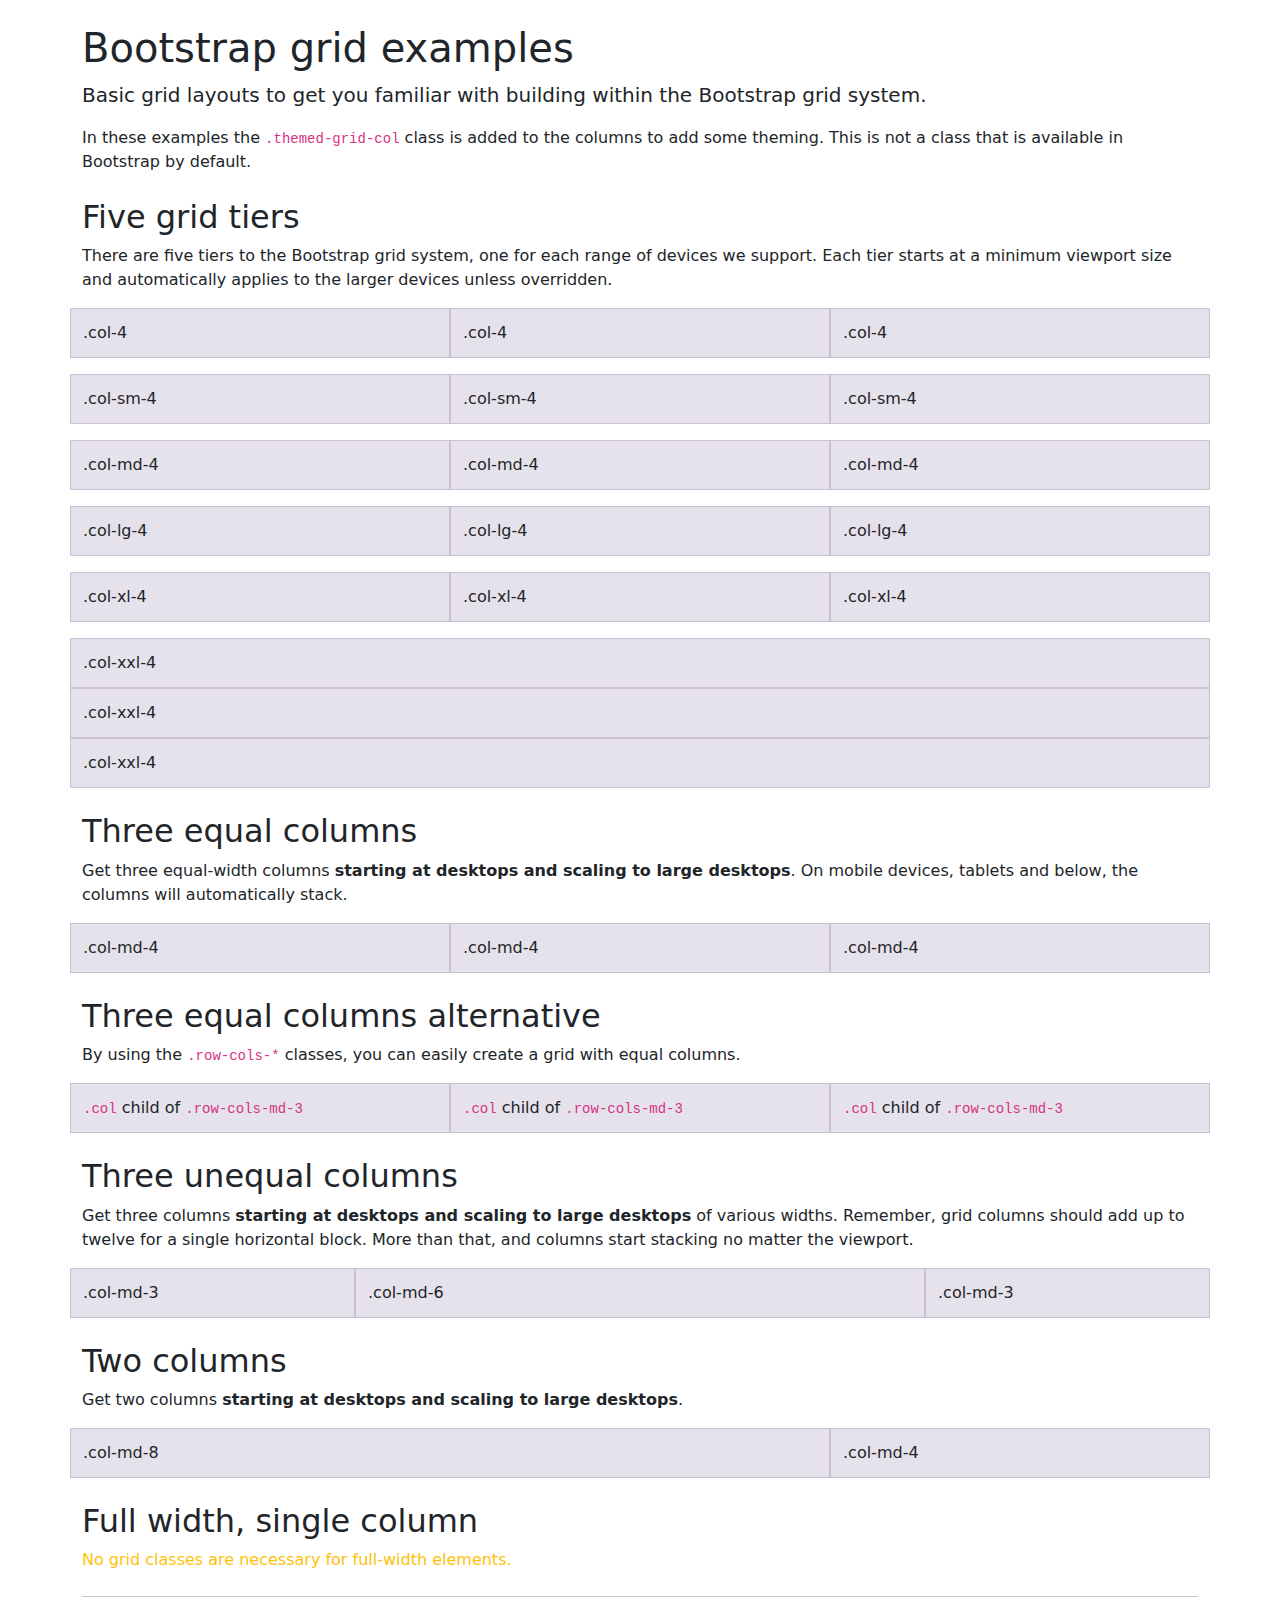
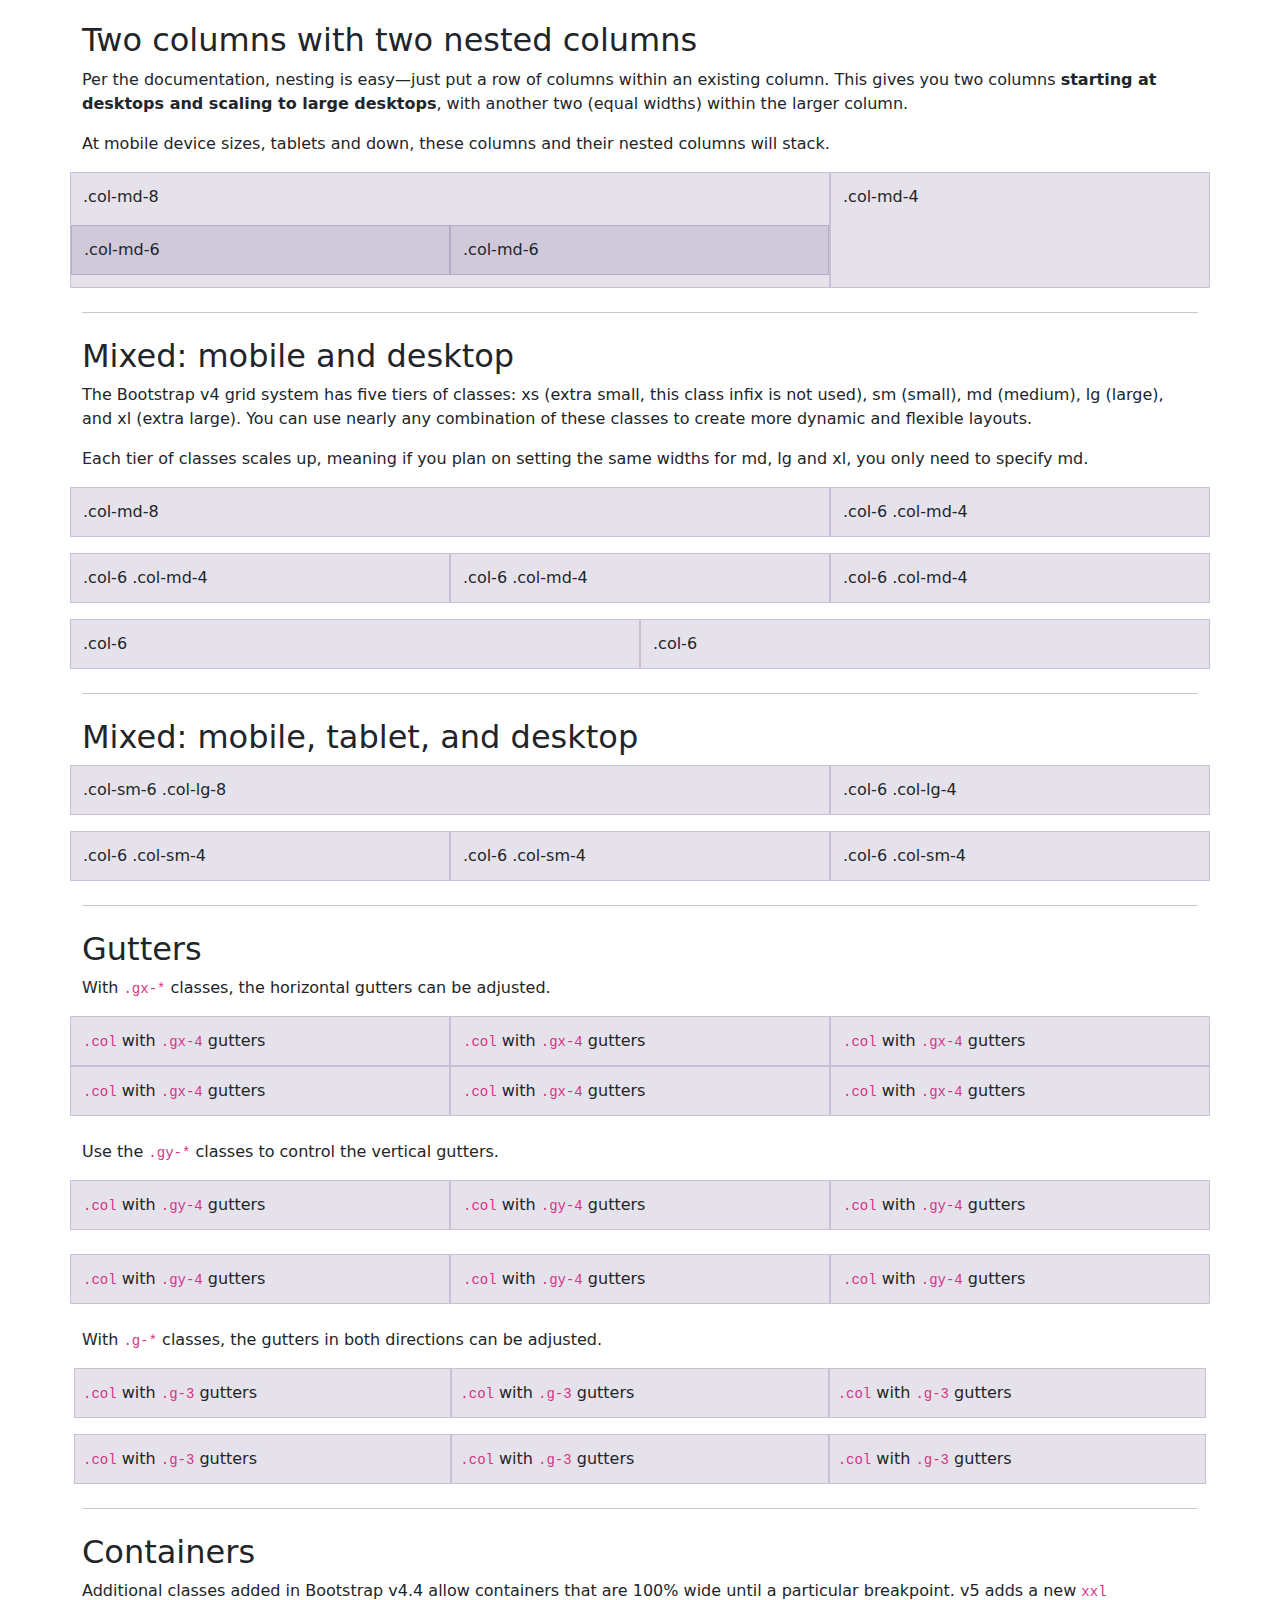
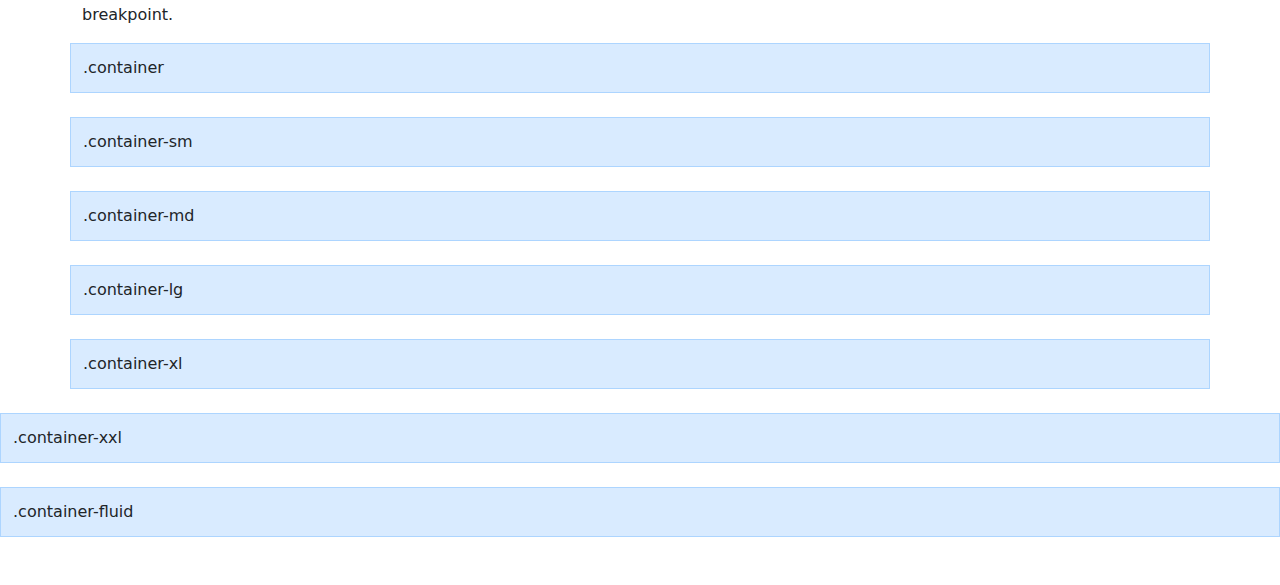
<file: front-end/grid/index.html>
<!doctype html>
<html lang="en">
  <head>
    <meta charset="utf-8">
    <meta name="viewport" content="width=device-width, initial-scale=1">
    <meta name="description" content="">
    <meta name="author" content="Mark Otto, Jacob Thornton, and Bootstrap contributors">
    <meta name="generator" content="Hugo 0.79.0">
    <title>Grid Template · Bootstrap v5.0</title>

    <link rel="canonical" href="https://getbootstrap.com/docs/5.0/examples/grid/">

    

    <!-- Bootstrap core CSS -->
<link href="../assets/dist/css/bootstrap.min.css" rel="stylesheet">

    <style>
      .bd-placeholder-img {
        font-size: 1.125rem;
        text-anchor: middle;
        -webkit-user-select: none;
        -moz-user-select: none;
        user-select: none;
      }

      @media (min-width: 768px) {
        .bd-placeholder-img-lg {
          font-size: 3.5rem;
        }
      }
    </style>

    
    <!-- Custom styles for this template -->
    <link href="grid.css" rel="stylesheet">
  </head>
  <body class="py-4">
    
<main>
  <div class="container">

    <h1>Bootstrap grid examples</h1>
    <p class="lead">Basic grid layouts to get you familiar with building within the Bootstrap grid system.</p>
    <p>In these examples the <code>.themed-grid-col</code> class is added to the columns to add some theming. This is not a class that is available in Bootstrap by default.</p>

    <h2 class="mt-4">Five grid tiers</h2>
    <p>There are five tiers to the Bootstrap grid system, one for each range of devices we support. Each tier starts at a minimum viewport size and automatically applies to the larger devices unless overridden.</p>

    <div class="row mb-3">
      <div class="col-4 themed-grid-col">.col-4</div>
      <div class="col-4 themed-grid-col">.col-4</div>
      <div class="col-4 themed-grid-col">.col-4</div>
    </div>

    <div class="row mb-3">
      <div class="col-sm-4 themed-grid-col">.col-sm-4</div>
      <div class="col-sm-4 themed-grid-col">.col-sm-4</div>
      <div class="col-sm-4 themed-grid-col">.col-sm-4</div>
    </div>

    <div class="row mb-3">
      <div class="col-md-4 themed-grid-col">.col-md-4</div>
      <div class="col-md-4 themed-grid-col">.col-md-4</div>
      <div class="col-md-4 themed-grid-col">.col-md-4</div>
    </div>

    <div class="row mb-3">
      <div class="col-lg-4 themed-grid-col">.col-lg-4</div>
      <div class="col-lg-4 themed-grid-col">.col-lg-4</div>
      <div class="col-lg-4 themed-grid-col">.col-lg-4</div>
    </div>

    <div class="row mb-3">
      <div class="col-xl-4 themed-grid-col">.col-xl-4</div>
      <div class="col-xl-4 themed-grid-col">.col-xl-4</div>
      <div class="col-xl-4 themed-grid-col">.col-xl-4</div>
    </div>

    <div class="row mb-3">
      <div class="col-xxl-4 themed-grid-col">.col-xxl-4</div>
      <div class="col-xxl-4 themed-grid-col">.col-xxl-4</div>
      <div class="col-xxl-4 themed-grid-col">.col-xxl-4</div>
    </div>

    <h2 class="mt-4">Three equal columns</h2>
    <p>Get three equal-width columns <strong>starting at desktops and scaling to large desktops</strong>. On mobile devices, tablets and below, the columns will automatically stack.</p>
    <div class="row mb-3">
      <div class="col-md-4 themed-grid-col">.col-md-4</div>
      <div class="col-md-4 themed-grid-col">.col-md-4</div>
      <div class="col-md-4 themed-grid-col">.col-md-4</div>
    </div>

    <h2 class="mt-4">Three equal columns alternative</h2>
    <p>By using the <code>.row-cols-*</code> classes, you can easily create a grid with equal columns.</p>
    <div class="row row-cols-md-3 mb-3">
      <div class="col themed-grid-col"><code>.col</code> child of <code>.row-cols-md-3</code></div>
      <div class="col themed-grid-col"><code>.col</code> child of <code>.row-cols-md-3</code></div>
      <div class="col themed-grid-col"><code>.col</code> child of <code>.row-cols-md-3</code></div>
    </div>

    <h2 class="mt-4">Three unequal columns</h2>
    <p>Get three columns <strong>starting at desktops and scaling to large desktops</strong> of various widths. Remember, grid columns should add up to twelve for a single horizontal block. More than that, and columns start stacking no matter the viewport.</p>
    <div class="row mb-3">
      <div class="col-md-3 themed-grid-col">.col-md-3</div>
      <div class="col-md-6 themed-grid-col">.col-md-6</div>
      <div class="col-md-3 themed-grid-col">.col-md-3</div>
    </div>

    <h2 class="mt-4">Two columns</h2>
    <p>Get two columns <strong>starting at desktops and scaling to large desktops</strong>.</p>
    <div class="row mb-3">
      <div class="col-md-8 themed-grid-col">.col-md-8</div>
      <div class="col-md-4 themed-grid-col">.col-md-4</div>
    </div>

    <h2 class="mt-4">Full width, single column</h2>
    <p class="text-warning">
      No grid classes are necessary for full-width elements.
    </p>

    <hr class="my-4">

    <h2 class="mt-4">Two columns with two nested columns</h2>
    <p>Per the documentation, nesting is easy—just put a row of columns within an existing column. This gives you two columns <strong>starting at desktops and scaling to large desktops</strong>, with another two (equal widths) within the larger column.</p>
    <p>At mobile device sizes, tablets and down, these columns and their nested columns will stack.</p>
    <div class="row mb-3">
      <div class="col-md-8 themed-grid-col">
        <div class="pb-3">
          .col-md-8
        </div>
        <div class="row">
          <div class="col-md-6 themed-grid-col">.col-md-6</div>
          <div class="col-md-6 themed-grid-col">.col-md-6</div>
        </div>
      </div>
      <div class="col-md-4 themed-grid-col">.col-md-4</div>
    </div>

    <hr class="my-4">

    <h2 class="mt-4">Mixed: mobile and desktop</h2>
    <p>The Bootstrap v4 grid system has five tiers of classes: xs (extra small, this class infix is not used), sm (small), md (medium), lg (large), and xl (extra large). You can use nearly any combination of these classes to create more dynamic and flexible layouts.</p>
    <p>Each tier of classes scales up, meaning if you plan on setting the same widths for md, lg and xl, you only need to specify md.</p>
    <div class="row mb-3">
      <div class="col-md-8 themed-grid-col">.col-md-8</div>
      <div class="col-6 col-md-4 themed-grid-col">.col-6 .col-md-4</div>
    </div>
    <div class="row mb-3">
      <div class="col-6 col-md-4 themed-grid-col">.col-6 .col-md-4</div>
      <div class="col-6 col-md-4 themed-grid-col">.col-6 .col-md-4</div>
      <div class="col-6 col-md-4 themed-grid-col">.col-6 .col-md-4</div>
    </div>
    <div class="row mb-3">
      <div class="col-6 themed-grid-col">.col-6</div>
      <div class="col-6 themed-grid-col">.col-6</div>
    </div>

    <hr class="my-4">

    <h2 class="mt-4">Mixed: mobile, tablet, and desktop</h2>
    <div class="row mb-3">
      <div class="col-sm-6 col-lg-8 themed-grid-col">.col-sm-6 .col-lg-8</div>
      <div class="col-6 col-lg-4 themed-grid-col">.col-6 .col-lg-4</div>
    </div>
    <div class="row mb-3">
      <div class="col-6 col-sm-4 themed-grid-col">.col-6 .col-sm-4</div>
      <div class="col-6 col-sm-4 themed-grid-col">.col-6 .col-sm-4</div>
      <div class="col-6 col-sm-4 themed-grid-col">.col-6 .col-sm-4</div>
    </div>

    <hr class="my-4">

    <h2 class="mt-4">Gutters</h2>
    <p>With <code>.gx-*</code> classes, the horizontal gutters can be adjusted.</p>
    <div class="row row-cols-1 row-cols-md-3 gx-4">
      <div class="col themed-grid-col"><code>.col</code> with <code>.gx-4</code> gutters</div>
      <div class="col themed-grid-col"><code>.col</code> with <code>.gx-4</code> gutters</div>
      <div class="col themed-grid-col"><code>.col</code> with <code>.gx-4</code> gutters</div>
      <div class="col themed-grid-col"><code>.col</code> with <code>.gx-4</code> gutters</div>
      <div class="col themed-grid-col"><code>.col</code> with <code>.gx-4</code> gutters</div>
      <div class="col themed-grid-col"><code>.col</code> with <code>.gx-4</code> gutters</div>
    </div>
    <p class="mt-4">Use the <code>.gy-*</code> classes to control the vertical gutters.</p>
    <div class="row row-cols-1 row-cols-md-3 gy-4">
      <div class="col themed-grid-col"><code>.col</code> with <code>.gy-4</code> gutters</div>
      <div class="col themed-grid-col"><code>.col</code> with <code>.gy-4</code> gutters</div>
      <div class="col themed-grid-col"><code>.col</code> with <code>.gy-4</code> gutters</div>
      <div class="col themed-grid-col"><code>.col</code> with <code>.gy-4</code> gutters</div>
      <div class="col themed-grid-col"><code>.col</code> with <code>.gy-4</code> gutters</div>
      <div class="col themed-grid-col"><code>.col</code> with <code>.gy-4</code> gutters</div>
    </div>
    <p class="mt-4">With <code>.g-*</code> classes, the gutters in both directions can be adjusted.</p>
    <div class="row row-cols-1 row-cols-md-3 g-3">
      <div class="col themed-grid-col"><code>.col</code> with <code>.g-3</code> gutters</div>
      <div class="col themed-grid-col"><code>.col</code> with <code>.g-3</code> gutters</div>
      <div class="col themed-grid-col"><code>.col</code> with <code>.g-3</code> gutters</div>
      <div class="col themed-grid-col"><code>.col</code> with <code>.g-3</code> gutters</div>
      <div class="col themed-grid-col"><code>.col</code> with <code>.g-3</code> gutters</div>
      <div class="col themed-grid-col"><code>.col</code> with <code>.g-3</code> gutters</div>
    </div>
  </div>

  <div class="container" id="containers">
    <hr class="my-4">

    <h2 class="mt-4">Containers</h2>
    <p>Additional classes added in Bootstrap v4.4 allow containers that are 100% wide until a particular breakpoint. v5 adds a new <code>xxl</code> breakpoint.</p>
  </div>

  <div class="container themed-container">.container</div>
  <div class="container-sm themed-container">.container-sm</div>
  <div class="container-md themed-container">.container-md</div>
  <div class="container-lg themed-container">.container-lg</div>
  <div class="container-xl themed-container">.container-xl</div>
  <div class="container-xxl themed-container">.container-xxl</div>
  <div class="container-fluid themed-container">.container-fluid</div>
</main>


    
  </body>
</html>
</file>
<file: front-end/assets/css/carousel.css>
/* GLOBAL STYLES
-------------------------------------------------- */
/* Padding below the footer and lighter body text */

body {
  padding-top: 3rem;
  padding-bottom: 3rem;
  color: #5a5a5a;
}


/* CUSTOMIZE THE CAROUSEL
-------------------------------------------------- */

/* Carousel base class */
.carousel {
  margin-bottom: 4rem;
}
/* Since positioning the image, we need to help out the caption */
.carousel-caption {
  bottom: 3rem;
  z-index: 10;
}

/* Declare heights because of positioning of img element */
.carousel-item {
  height: 32rem;
}
.carousel-item > img {
  position: absolute;
  top: 0;
  left: 0;
  min-width: 100%;
  height: 32rem;
}


/* MARKETING CONTENT
-------------------------------------------------- */

/* Center align the text within the three columns below the carousel */
.marketing .col-lg-4 {
  margin-bottom: 1.5rem;
  text-align: center;
}
.marketing h2 {
  font-weight: 400;
}
/* rtl:begin:ignore */
.marketing .col-lg-4 p {
  margin-right: .75rem;
  margin-left: .75rem;
}
/* rtl:end:ignore */


/* Featurettes
------------------------- */

.featurette-divider {
  margin: 5rem 0; /* Space out the Bootstrap <hr> more */
}

/* Thin out the marketing headings */
.featurette-heading {
  font-weight: 300;
  line-height: 1;
  /* rtl:remove */
  letter-spacing: -.05rem;
}


/* RESPONSIVE CSS
-------------------------------------------------- */

@media (min-width: 40em) {
  /* Bump up size of carousel content */
  .carousel-caption p {
    margin-bottom: 1.25rem;
    font-size: 1.25rem;
    line-height: 1.4;
  }

  .featurette-heading {
    font-size: 50px;
  }
}

@media (min-width: 62em) {
  .featurette-heading {
    margin-top: 7rem;
  }
}
</file>
<file: front-end/assets/css/css.css>
footer {
    margin-top: 40px;
}

.featurette-image {
    width: 100%;
}
</file>
<file: front-end/grid/grid.css>
.themed-grid-col {
  padding-top: .75rem;
  padding-bottom: .75rem;
  background-color: rgba(86, 61, 124, .15);
  border: 1px solid rgba(86, 61, 124, .2);
}

.themed-container {
  padding: .75rem;
  margin-bottom: 1.5rem;
  background-color: rgba(0, 123, 255, .15);
  border: 1px solid rgba(0, 123, 255, .2);
}
</file>
<file: front-end/cheatsheet/cheatsheet.css>
body {
  scroll-behavior: smooth;
}

/**
 * Bootstrap "Journal code" icon
 * @link https://icons.getbootstrap.com/icons/journal-code/
 */
.bd-heading a::before {
  display: inline-block;
  width: 1em;
  height: 1em;
  margin-right: .25rem;
  content: "";
  background-image: url("data:image/svg+xml,%3Csvg xmlns='http://www.w3.org/2000/svg' fill='%25230d6efd' viewBox='0 0 16 16'%3E%3Cpath d='M4 1h8a2 2 0 0 1 2 2v10a2 2 0 0 1-2 2H4a2 2 0 0 1-2-2h1a1 1 0 0 0 1 1h8a1 1 0 0 0 1-1V3a1 1 0 0 0-1-1H4a1 1 0 0 0-1 1H2a2 2 0 0 1 2-2z'/%3E%3Cpath d='M2 5v-.5a.5.5 0 0 1 1 0V5h.5a.5.5 0 0 1 0 1h-2a.5.5 0 0 1 0-1H2zm0 3v-.5a.5.5 0 0 1 1 0V8h.5a.5.5 0 0 1 0 1h-2a.5.5 0 0 1 0-1H2zm0 3v-.5a.5.5 0 0 1 1 0v.5h.5a.5.5 0 0 1 0 1h-2a.5.5 0 0 1 0-1H2z'/%3E%3Cpath fill-rule='evenodd' d='M8.646 5.646a.5.5 0 0 1 .708 0l2 2a.5.5 0 0 1 0 .708l-2 2a.5.5 0 0 1-.708-.708L10.293 8 8.646 6.354a.5.5 0 0 1 0-.708zm-1.292 0a.5.5 0 0 0-.708 0l-2 2a.5.5 0 0 0 0 .708l2 2a.5.5 0 0 0 .708-.708L5.707 8l1.647-1.646a.5.5 0 0 0 0-.708z'/%3E%3C/svg%3E");
  background-size: 1em;
}

/* stylelint-disable-next-line selector-max-universal */
.bd-heading + div > * + * {
  margin-top: 3rem;
}

/* Table of contents */
.bd-aside a {
  padding: .1875rem .5rem;
  margin-top: .125rem;
  margin-left: .3125rem;
  color: rgba(0, 0, 0, .65);
  text-decoration: none;
}

.bd-aside a:hover,
.bd-aside a:focus {
  color: rgba(0, 0, 0, .85);
  background-color: rgba(121, 82, 179, .1);
}

.bd-aside .active {
  font-weight: 600;
  color: rgba(0, 0, 0, .85);
}

.bd-aside .btn {
  padding: .25rem .5rem;
  font-weight: 600;
  color: rgba(0, 0, 0, .65);
  border: 0;
}

.bd-aside .btn:hover,
.bd-aside .btn:focus {
  color: rgba(0, 0, 0, .85);
  background-color: rgba(121, 82, 179, .1);
}

.bd-aside .btn:focus {
  box-shadow: 0 0 0 1px rgba(121, 82, 179, .7);
}

.bd-aside .btn::before {
  width: 1.25em;
  line-height: 0;
  content: url("data:image/svg+xml,%3csvg xmlns='http://www.w3.org/2000/svg' width='16' height='16' viewBox='0 0 16 16'%3e%3cpath fill='none' stroke='rgba%280,0,0,.5%29' stroke-linecap='round' stroke-linejoin='round' stroke-width='2' d='M5 14l6-6-6-6'/%3e%3c/svg%3e");
  transition: transform .35s ease;
  transform-origin: .5em 50%;
}

.bd-aside .btn[aria-expanded="true"]::before {
  transform: rotate(90deg)/* rtl:ignore */;
}


/* Examples */
.scrollspy-example {
  position: relative;
  height: 200px;
  margin-top: .5rem;
  overflow: auto;
}

[id="modal"] .bd-example .btn,
[id="buttons"] .bd-example .btn,
[id="tooltips"] .bd-example .btn,
[id="popovers"] .bd-example .btn,
[id="dropdowns"] .bd-example .btn-group,
[id="dropdowns"] .bd-example .dropdown,
[id="dropdowns"] .bd-example .dropup,
[id="dropdowns"] .bd-example .dropend,
[id="dropdowns"] .bd-example .dropstart {
  margin: 0 1rem 1rem 0;
}

/* Layout */
@media (min-width: 1200px) {
  body {
    display: grid;
    gap: 1rem;
    grid-template-columns: 1fr 4fr 1fr;
    grid-template-rows: auto;
  }

  .bd-header {
    position: fixed;
    top: 0;
    /* rtl:begin:ignore */
    right: 0;
    left: 0;
    /* rtl:end:ignore */
    z-index: 1030;
    grid-column: 1 / span 3;
  }

  .bd-aside,
  .bd-cheatsheet {
    padding-top: 4rem;
  }

  /**
   * 1. Too bad only Firefox supports subgrids ATM
   */
  .bd-cheatsheet,
  .bd-cheatsheet section,
  .bd-cheatsheet article {
    display: inherit; /* 1 */
    gap: inherit; /* 1 */
    grid-template-columns: 1fr 4fr;
    grid-column: 1 / span 2;
    grid-template-rows: auto;
  }

  .bd-aside {
    grid-area: 1 / 3;
    scroll-margin-top: 4rem;
  }

  .bd-cheatsheet section,
  .bd-cheatsheet section > h2 {
    top: 2rem;
    scroll-margin-top: 2rem;
  }

  .bd-cheatsheet section > h2::before {
    position: absolute;
    /* rtl:begin:ignore */
    top: 0;
    right: 0;
    bottom: -2rem;
    left: 0;
    /* rtl:end:ignore */
    z-index: -1;
    content: "";
    background-image: linear-gradient(to bottom, rgba(255, 255, 255, 1) calc(100% - 3rem), rgba(255, 255, 255, .01));
  }

  .bd-cheatsheet article,
  .bd-cheatsheet .bd-heading {
    top: 8rem;
    scroll-margin-top: 8rem;
  }

  .bd-cheatsheet .bd-heading {
    z-index: 1;
  }
}
</file>
